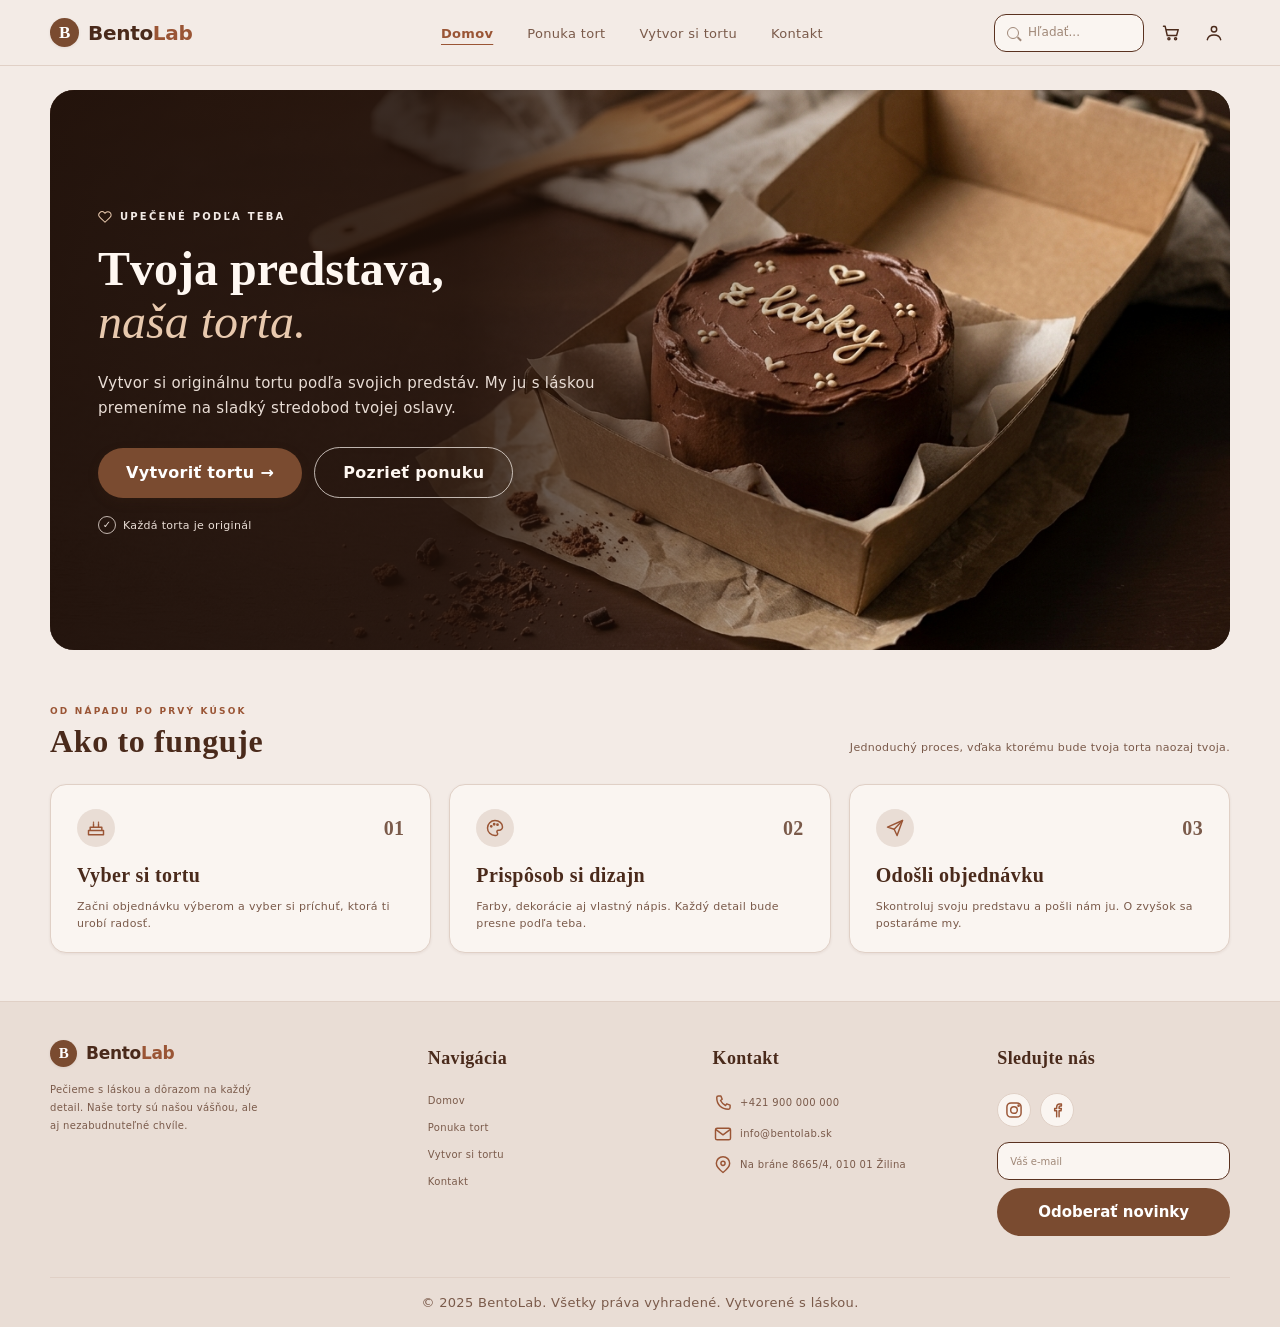
<file: index.html>
<!doctype html>
<html lang="sk">
<head>
  <meta charset="utf-8">
  <meta name="viewport" content="width=device-width, initial-scale=1">
  <title>BentoLab — Domov</title>
  <link rel="icon" type="image/svg+xml" href="img/favicon.svg">
  <link rel="stylesheet" href="styles.css">
</head>
<body>
  <header class="site-header">
    <div class="header-inner">
      <a class="brand" href="index.html" aria-label="BentoLab — Domov">
        <span class="brand-mark">B</span>
        <span class="brand-name"><span>Bento</span><span class="brand-accent">Lab</span></span>
      </a>

      <nav class="main-nav" aria-label="Hlavná navigácia">
        <a class="active" href="index.html" aria-current="page">Domov</a>
        <a href="ponuka.html">Ponuka tort</a>
        <a href="konfigurator.html">Vytvor si tortu</a>
        <a href="kontakt.html">Kontakt</a>
      </nav>

      <div class="header-actions">
        <div class="search-container">
          <form class="search-box" action="ponuka.html" method="get">
            <button class="search-submit" type="submit" aria-label="Hľadať">
              <span class="search-icon" aria-hidden="true"></span>
            </button>
            <input type="search" name="q" placeholder="Hľadať..." aria-label="Hľadať torty a stránky" role="combobox" aria-autocomplete="list" aria-expanded="false" aria-controls="search-results" autocomplete="off">
          </form>
          <div class="search-results" id="search-results" role="listbox" hidden></div>
        </div>
        <button class="icon-button cart-button" type="button" aria-label="Košík" aria-expanded="false" aria-controls="cart-drawer">
          <svg class="cart-icon" aria-hidden="true" viewBox="0 0 24 24" fill="none" xmlns="http://www.w3.org/2000/svg">
            <path d="M3 4h2l2.5 11h11.2l2-7H6.1" />
            <circle cx="9.5" cy="19" r="1.25" />
            <circle cx="17.5" cy="19" r="1.25" />
          </svg>
          <span class="cart-count" hidden></span>
        </button>
        <button class="icon-button account-button" type="button" aria-label="Účet" aria-expanded="false">
          <svg class="account-icon" aria-hidden="true" viewBox="0 0 24 24" fill="none" xmlns="http://www.w3.org/2000/svg">
            <circle cx="12" cy="7.5" r="3.25" />
            <path d="M4 20c.8-3.5 3.7-5.5 8-5.5s7.2 2 8 5.5" />
          </svg>
        </button>
        <button class="icon-button menu-toggle" type="button" aria-label="Otvoriť menu" aria-expanded="false" aria-controls="menu">
          <svg class="menu-icon" aria-hidden="true" viewBox="0 0 24 24" fill="none" xmlns="http://www.w3.org/2000/svg">
            <path class="menu-icon-open" d="M4 6h16M4 12h16M4 18h16" />
            <path class="menu-icon-close" d="m6 6 12 12M18 6 6 18" />
          </svg>
        </button>
      </div>
    </div>
    <nav class="mobile-nav" id="menu" aria-label="Mobilná navigácia" hidden>
      <a class="active" href="index.html" aria-current="page">Domov</a>
      <a href="ponuka.html">Ponuka tort</a>
      <a href="konfigurator.html">Vytvor si tortu</a>
      <a href="kontakt.html">Kontakt</a>
    </nav>
  </header>

  <main>
    <section class="hero" aria-labelledby="hero-title">
      <img class="hero-image" src="img/hero-torta.png" alt="Čokoládová bento torta s nápisom z lásky v kartónovej krabičke">
      <div class="hero-inner">
        <div class="hero-copy">
          <p class="eyebrow">
            <svg class="badge-icon" viewBox="0 0 24 24" width="14" height="14" fill="none" stroke="currentColor" stroke-width="1.75" stroke-linecap="round" stroke-linejoin="round" aria-hidden="true">
              <path d="M20.8 4.6a5.5 5.5 0 0 0-7.8 0L12 5.7l-1.1-1.1a5.5 5.5 0 0 0-7.8 7.8l1.1 1.1L12 21l7.8-7.5 1.1-1.1a5.5 5.5 0 0 0-.1-7.8Z" />
            </svg>
            <span class="eyebrow-label">UPEČENÉ PODĽA TEBA</span>
          </p>
          <h1 id="hero-title"><span>Tvoja predstava,</span><em>naša torta.</em></h1>
          <p class="hero-description">
            Vytvor si originálnu tortu podľa svojich predstáv. My ju s láskou
            premeníme na sladký stredobod tvojej oslavy.
          </p>
          <div class="hero-actions">
            <a class="button button-primary" href="konfigurator.html">Vytvoriť tortu &rarr;</a>
            <a class="button button-secondary" href="ponuka.html">Pozrieť ponuku</a>
          </div>
          <p class="availability"><span aria-hidden="true">✓</span> Každá torta je originál</p>
        </div>
      </div>
    </section>

    <section class="how-it-works" aria-labelledby="how-title">
      <div class="section-heading">
        <div>
          <p class="eyebrow">OD NÁPADU PO PRVÝ KÚSOK</p>
          <h2 id="how-title">Ako to funguje</h2>
        </div>
        <p>Jednoduchý proces, vďaka ktorému bude tvoja torta naozaj tvoja.</p>
      </div>

      <div class="steps-grid">
        <article class="step-card">
          <div class="step-card-top">
            <span class="step-icon">
              <svg class="ui-icon" viewBox="0 0 24 24" fill="none" stroke="currentColor" stroke-width="1.75" stroke-linecap="round" stroke-linejoin="round" aria-hidden="true">
                <path d="M5 11h14v4H5zM3 15h18v5H3zM9 7v4m6-4v4M9 5v.01m6-.01v.01" />
              </svg>
            </span>
            <span class="step-number">01</span>
          </div>
          <h3>Vyber si tortu</h3>
          <p>Začni objednávku výberom a vyber si príchuť, ktorá ti urobí radosť.</p>
        </article>

        <article class="step-card">
          <div class="step-card-top">
            <span class="step-icon">
              <svg class="ui-icon" viewBox="0 0 24 24" fill="none" stroke="currentColor" stroke-width="1.75" stroke-linecap="round" stroke-linejoin="round" aria-hidden="true">
                <path d="M12 3a9 9 0 1 0 0 18h1.2a2 2 0 0 0 1.5-3.3 1.8 1.8 0 0 1 1.4-3h.9A4 4 0 0 0 21 10.7C21 6.5 17 3 12 3Z" />
                <circle cx="7.5" cy="10" r=".8" />
                <circle cx="11" cy="7.5" r=".8" />
                <circle cx="15" cy="8" r=".8" />
              </svg>
            </span>
            <span class="step-number">02</span>
          </div>
          <h3>Prispôsob si dizajn</h3>
          <p>Farby, dekorácie aj vlastný nápis. Každý detail bude presne podľa teba.</p>
        </article>

        <article class="step-card">
          <div class="step-card-top">
            <span class="step-icon">
              <svg class="ui-icon" viewBox="0 0 24 24" fill="none" stroke="currentColor" stroke-width="1.75" stroke-linecap="round" stroke-linejoin="round" aria-hidden="true">
                <path d="m3 11 18-8-6.5 18-3.5-7.5L3 11Z" />
                <path d="M11 13.5 21 3" />
              </svg>
            </span>
            <span class="step-number">03</span>
          </div>
          <h3>Odošli objednávku</h3>
          <p>Skontroluj svoju predstavu a pošli nám ju. O zvyšok sa postaráme my.</p>
        </article>
      </div>
    </section>
  </main>

  <footer class="site-footer">
    <div class="footer-inner">
      <div class="footer-brand">
        <a class="brand" href="index.html" aria-label="BentoLab — Domov">
          <span class="brand-mark">B</span>
          <span class="brand-name"><span>Bento</span><span class="brand-accent">Lab</span></span>
        </a>
        <p>
          Pečieme s láskou a dôrazom na každý detail. Naše torty sú našou vášňou,
          ale aj nezabudnuteľné chvíle.
        </p>
      </div>

      <div class="footer-column">
        <h2>Navigácia</h2>
        <a href="index.html">Domov</a>
        <a href="ponuka.html">Ponuka tort</a>
        <a href="konfigurator.html">Vytvor si tortu</a>
        <a href="kontakt.html">Kontakt</a>
      </div>

      <div class="footer-column footer-contact">
        <h2>Kontakt</h2>
        <p>
          <svg class="ui-icon" viewBox="0 0 24 24" fill="none" stroke="currentColor" stroke-width="1.75" stroke-linecap="round" stroke-linejoin="round" aria-hidden="true">
            <path d="M6.5 3.5h3l1.5 4-2 1.5a15 15 0 0 0 6 6l1.5-2 4 1.5v3c0 1.1-.9 2-2 2C10 19.5 4.5 14 4.5 5.5c0-1.1.9-2 2-2Z" />
          </svg>
          +421 900 000 000
        </p>
        <p>
          <svg class="ui-icon" viewBox="0 0 24 24" fill="none" stroke="currentColor" stroke-width="1.75" stroke-linecap="round" stroke-linejoin="round" aria-hidden="true">
            <rect x="3" y="5" width="18" height="14" rx="2" />
            <path d="m4 7 8 6 8-6" />
          </svg>
          info@bentolab.sk
        </p>
        <p>
          <svg class="ui-icon" viewBox="0 0 24 24" fill="none" stroke="currentColor" stroke-width="1.75" stroke-linecap="round" stroke-linejoin="round" aria-hidden="true">
            <path d="M20 10c0 5-8 11-8 11S4 15 4 10a8 8 0 1 1 16 0Z" />
            <circle cx="12" cy="10" r="2.5" />
          </svg>
          Na bráne 8665/4, 010 01 Žilina
        </p>
      </div>

      <div class="footer-column footer-social">
        <h2>Sledujte nás</h2>
        <div class="social-links">
          <a href="#" aria-label="Instagram">
            <svg class="ui-icon" viewBox="0 0 24 24" fill="none" stroke="currentColor" stroke-width="1.75" stroke-linecap="round" stroke-linejoin="round" aria-hidden="true">
              <rect x="3.5" y="3.5" width="17" height="17" rx="5" />
              <circle cx="12" cy="12" r="4" />
              <circle cx="17.5" cy="6.8" r=".7" />
            </svg>
          </a>
          <a href="#" aria-label="Facebook">
            <svg class="ui-icon" viewBox="0 0 24 24" fill="none" stroke="currentColor" stroke-width="1.75" stroke-linecap="round" stroke-linejoin="round" aria-hidden="true">
              <path d="M14.5 20v-7h2.3l.4-2.7h-2.7V8.6c0-.8.3-1.3 1.4-1.3h1.4V4.9c-.7-.1-1.4-.2-2.1-.2-2.1 0-3.6 1.3-3.6 3.7v1.9H9.2V13h2.4v7" />
            </svg>
          </a>
        </div>
        <form class="newsletter" action="#" method="post">
          <label class="sr-only" for="newsletter-email">E-mail</label>
          <input id="newsletter-email" type="email" placeholder="Váš e-mail">
          <button type="submit">Odoberať novinky</button>
        </form>
      </div>
    </div>
    <p class="copyright">© 2025 BentoLab. Všetky práva vyhradené. Vytvorené s láskou.</p>
  </footer>

  <script src="script.js"></script>
  <script src="search.js"></script>
  <script src="cart.js"></script>
  <script src="account.js"></script>
</body>
</html>
</file>
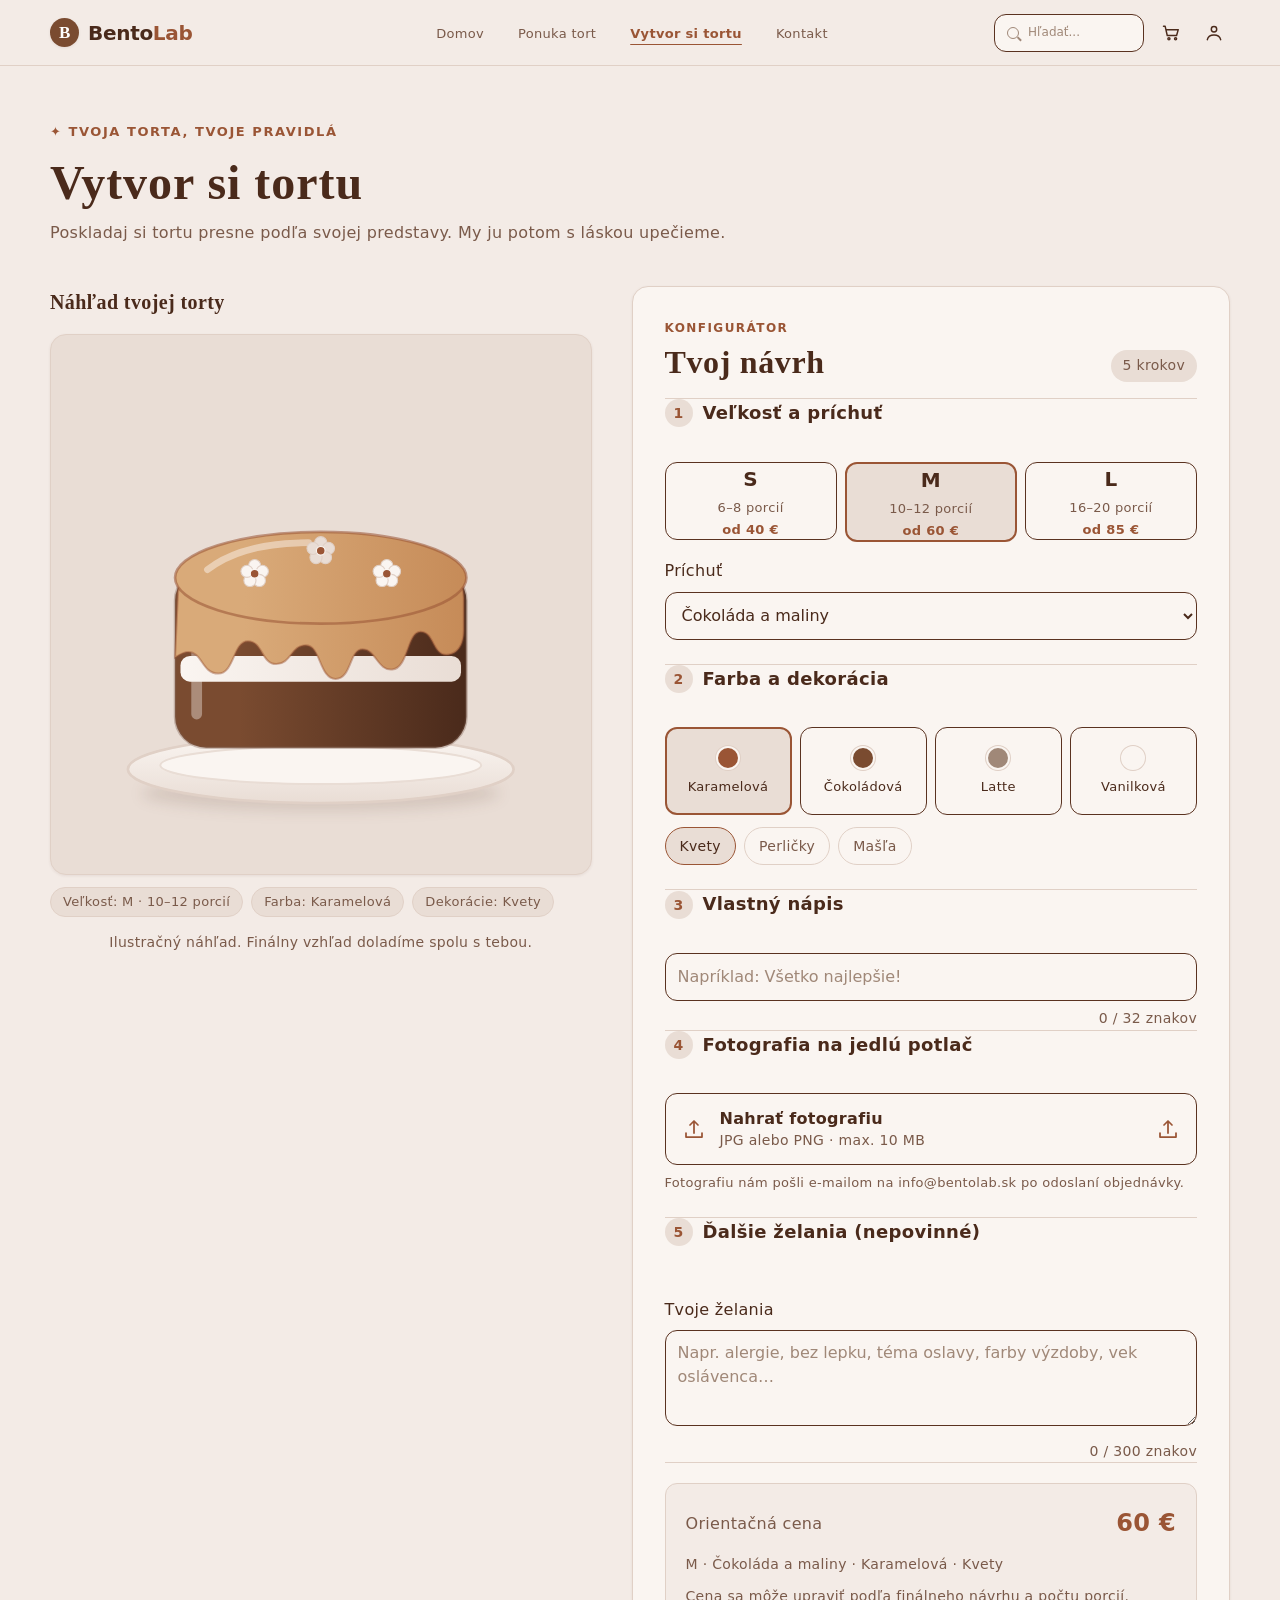
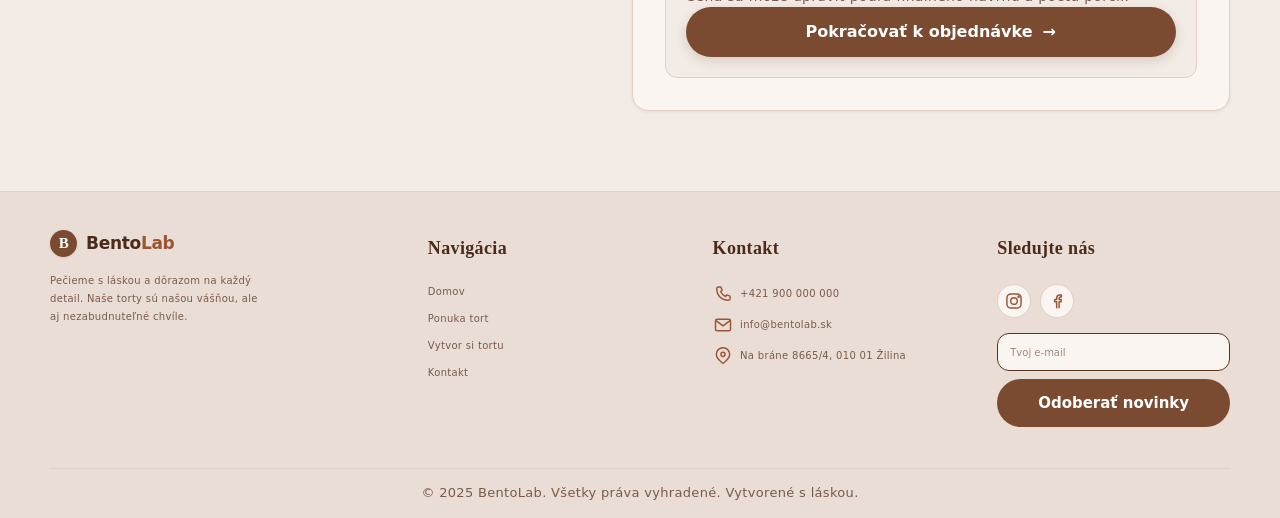
<file: konfigurator.html>
<!doctype html>
<html lang="sk">
<head>
  <meta charset="utf-8">
  <meta name="viewport" content="width=device-width, initial-scale=1">
  <title>BentoLab — Vytvor si tortu</title>
  <link rel="icon" type="image/svg+xml" href="img/favicon.svg">
  <link rel="stylesheet" href="styles.css">
</head>
<body>
  <header class="site-header">
    <div class="header-inner">
      <a class="brand" href="index.html" aria-label="BentoLab — Domov">
        <span class="brand-mark">B</span>
        <span class="brand-name"><span>Bento</span><span class="brand-accent">Lab</span></span>
      </a>

      <nav class="main-nav" aria-label="Hlavná navigácia">
        <a href="index.html">Domov</a>
        <a href="ponuka.html">Ponuka tort</a>
        <a class="active" href="konfigurator.html" aria-current="page">Vytvor si tortu</a>
        <a href="kontakt.html">Kontakt</a>
      </nav>

      <div class="header-actions">
        <div class="search-container">
          <form class="search-box" action="ponuka.html" method="get">
            <button class="search-submit" type="submit" aria-label="Hľadať">
              <span class="search-icon" aria-hidden="true"></span>
            </button>
            <input type="search" name="q" placeholder="Hľadať..." aria-label="Hľadať torty a stránky" role="combobox" aria-autocomplete="list" aria-expanded="false" aria-controls="search-results" autocomplete="off">
          </form>
          <div class="search-results" id="search-results" role="listbox" hidden></div>
        </div>
        <button class="icon-button cart-button" type="button" aria-label="Košík" aria-expanded="false" aria-controls="cart-drawer">
          <svg class="cart-icon" aria-hidden="true" viewBox="0 0 24 24" fill="none" xmlns="http://www.w3.org/2000/svg">
            <path d="M3 4h2l2.5 11h11.2l2-7H6.1" />
            <circle cx="9.5" cy="19" r="1.25" />
            <circle cx="17.5" cy="19" r="1.25" />
          </svg>
          <span class="cart-count" hidden></span>
        </button>
        <button class="icon-button account-button" type="button" aria-label="Účet" aria-expanded="false">
          <svg class="account-icon" aria-hidden="true" viewBox="0 0 24 24" fill="none" xmlns="http://www.w3.org/2000/svg">
            <circle cx="12" cy="7.5" r="3.25" />
            <path d="M4 20c.8-3.5 3.7-5.5 8-5.5s7.2 2 8 5.5" />
          </svg>
        </button>
        <button class="icon-button menu-toggle" type="button" aria-label="Otvoriť menu" aria-expanded="false" aria-controls="menu">
          <svg class="menu-icon" aria-hidden="true" viewBox="0 0 24 24" fill="none" xmlns="http://www.w3.org/2000/svg">
            <path class="menu-icon-open" d="M4 6h16M4 12h16M4 18h16" />
            <path class="menu-icon-close" d="m6 6 12 12M18 6 6 18" />
          </svg>
        </button>
      </div>
    </div>
    <nav class="mobile-nav" id="menu" aria-label="Mobilná navigácia" hidden>
      <a href="index.html">Domov</a>
      <a href="ponuka.html">Ponuka tort</a>
      <a class="active" href="konfigurator.html" aria-current="page">Vytvor si tortu</a>
      <a href="kontakt.html">Kontakt</a>
    </nav>
  </header>

  <main>
    <section class="builder-page" aria-labelledby="builder-title">
      <header class="builder-heading">
        <p class="eyebrow"><span aria-hidden="true">✦</span> TVOJA TORTA, TVOJE PRAVIDLÁ</p>
        <h1 id="builder-title">Vytvor si tortu</h1>
        <p>Poskladaj si tortu presne podľa svojej predstavy. My ju potom s láskou upečieme.</p>
      </header>

      <div class="builder-layout">
        <figure class="cake-preview">
          <h2 class="preview-heading">Náhľad tvojej torty</h2>
          <div class="cake-preview-panel">
            <svg class="cake-illustration" id="cake-illustration" data-size="M" data-cream="Karamelová" data-flavor="Čokoláda a maliny" viewBox="0 0 400 400" role="img" aria-label="Ilustrácia torty veľkosti M s krémom Karamelová a príchuťou Čokoláda a maliny">
              <defs>
                <linearGradient id="plate-gradient" x1="0" y1="0" x2="0" y2="1">
                  <stop offset="0" stop-color="#FAF5F1"/>
                  <stop offset="1" stop-color="#E9DDD5"/>
                </linearGradient>
                <radialGradient id="cake-pearl-gradient" cx="30%" cy="25%">
                  <stop offset="0" stop-color="#FFFFFF"/>
                  <stop offset="1" stop-color="#E9DDD5"/>
                </radialGradient>
                <linearGradient id="cake-sponge-gradient" x1="0" y1="0" x2="1" y2="0">
                  <stop offset="0" stop-color="var(--sponge-light)"/>
                  <stop offset="0.22" stop-color="var(--sponge-light)"/>
                  <stop offset="1" stop-color="var(--sponge-dark)"/>
                </linearGradient>
                <linearGradient id="cake-filling-gradient" x1="0" y1="0" x2="1" y2="0">
                  <stop offset="0" stop-color="var(--filling-light)"/>
                  <stop offset="1" stop-color="var(--filling-dark)"/>
                </linearGradient>
                <linearGradient id="cake-cream-gradient" x1="0" y1="0" x2="1" y2="0">
                  <stop offset="0" stop-color="var(--cream-light)"/>
                  <stop offset="0.24" stop-color="var(--cream-light)"/>
                  <stop offset="1" stop-color="var(--cream-base)"/>
                </linearGradient>
              </defs>
              <ellipse class="plate-shadow" cx="200" cy="340" rx="133" ry="13" fill="rgba(74, 42, 27, 0.12)"/>
              <ellipse class="cake-plate" cx="200" cy="322" rx="143" ry="25" fill="url(#plate-gradient)" stroke="#E0D0C6" stroke-width="2"/>
              <ellipse cx="200" cy="319" rx="119" ry="14" fill="#FAF5F1" stroke="#E9DDD5" stroke-width="1.5"/>
              <g class="cake-art" data-size="M">
                <rect class="cake-sponge" x="92" y="174" width="216" height="132" rx="23" fill="url(#cake-sponge-gradient)" stroke="#7A5A4A" stroke-opacity="0.35" stroke-width="2"/>
                <path class="cake-sponge-highlight" d="M108 190v91" fill="none" stroke="#FAF5F1" stroke-opacity="0.38" stroke-width="8" stroke-linecap="round"/>
                <rect x="96" y="238" width="208" height="19" rx="7" fill="url(#cake-filling-gradient)"/>
                <path class="cake-cream-side" d="M94 194c0-14 10-23 23-23h166c14 0 23 10 23 24v24c0 11-5 18-13 18-10 0-9-17-19-17s-9 27-21 28c-11 1-12-15-22-15s-8 22-20 22-11-25-22-25-11 14-22 14-10-17-21-17-10 24-22 24-12-16-22-16c-4 0-7 2-10 4z" fill="url(#cake-cream-gradient)" stroke="var(--cream-dark)" stroke-opacity="0.45" stroke-width="1.5"/>
                <ellipse class="cake-cream-top" cx="200" cy="180" rx="108" ry="34" fill="url(#cake-cream-gradient)" stroke="var(--cream-dark)" stroke-opacity="0.55" stroke-width="2"/>
                <path d="M116 174c18-14 43-20 75-20" fill="none" stroke="#FAF5F1" stroke-opacity="0.48" stroke-width="5" stroke-linecap="round"/>

                <g class="cake-decoration cake-flowers" aria-hidden="true">
                  <g class="cake-flower" transform="translate(151 177)">
                    <circle class="flower-petal" cx="0" cy="-6" r="4.5"/>
                    <circle class="flower-petal" cx="5.7" cy="-1.8" r="4.5"/>
                    <circle class="flower-petal" cx="3.5" cy="5" r="4.5"/>
                    <circle class="flower-petal" cx="-3.5" cy="5" r="4.5"/>
                    <circle class="flower-petal" cx="-5.7" cy="-1.8" r="4.5"/>
                    <circle class="flower-center" r="3.2"/>
                  </g>
                  <g class="cake-flower" transform="translate(200 160)">
                    <circle class="flower-petal" cx="0" cy="-6" r="4.5"/>
                    <circle class="flower-petal" cx="5.7" cy="-1.8" r="4.5"/>
                    <circle class="flower-petal" cx="3.5" cy="5" r="4.5"/>
                    <circle class="flower-petal" cx="-3.5" cy="5" r="4.5"/>
                    <circle class="flower-petal" cx="-5.7" cy="-1.8" r="4.5"/>
                    <circle class="flower-center" r="3.2"/>
                  </g>
                  <g class="cake-flower" transform="translate(249 177)">
                    <circle class="flower-petal" cx="0" cy="-6" r="4.5"/>
                    <circle class="flower-petal" cx="5.7" cy="-1.8" r="4.5"/>
                    <circle class="flower-petal" cx="3.5" cy="5" r="4.5"/>
                    <circle class="flower-petal" cx="-3.5" cy="5" r="4.5"/>
                    <circle class="flower-petal" cx="-5.7" cy="-1.8" r="4.5"/>
                    <circle class="flower-center" r="3.2"/>
                  </g>
                </g>

                <g class="cake-decoration cake-pearls" aria-hidden="true">
                  <g class="pearl-row">
                    <circle class="cake-pearl" cx="111" cy="240" r="4.5"/><circle class="pearl-glint" cx="109.5" cy="238.5" r="1.3"/>
                    <circle class="cake-pearl" cx="131" cy="240" r="4.5"/><circle class="pearl-glint" cx="129.5" cy="238.5" r="1.3"/>
                    <circle class="cake-pearl" cx="151" cy="240" r="4.5"/><circle class="pearl-glint" cx="149.5" cy="238.5" r="1.3"/>
                    <circle class="cake-pearl" cx="171" cy="240" r="4.5"/><circle class="pearl-glint" cx="169.5" cy="238.5" r="1.3"/>
                    <circle class="cake-pearl" cx="191" cy="240" r="4.5"/><circle class="pearl-glint" cx="189.5" cy="238.5" r="1.3"/>
                    <circle class="cake-pearl" cx="211" cy="240" r="4.5"/><circle class="pearl-glint" cx="209.5" cy="238.5" r="1.3"/>
                    <circle class="cake-pearl" cx="231" cy="240" r="4.5"/><circle class="pearl-glint" cx="229.5" cy="238.5" r="1.3"/>
                    <circle class="cake-pearl" cx="251" cy="240" r="4.5"/><circle class="pearl-glint" cx="249.5" cy="238.5" r="1.3"/>
                    <circle class="cake-pearl" cx="271" cy="240" r="4.5"/><circle class="pearl-glint" cx="269.5" cy="238.5" r="1.3"/>
                    <circle class="cake-pearl" cx="291" cy="240" r="4.5"/><circle class="pearl-glint" cx="289.5" cy="238.5" r="1.3"/>
                  </g>
                  <g class="pearl-row">
                    <circle class="cake-pearl" cx="111" cy="301" r="4.5"/><circle class="pearl-glint" cx="109.5" cy="299.5" r="1.3"/>
                    <circle class="cake-pearl" cx="131" cy="301" r="4.5"/><circle class="pearl-glint" cx="129.5" cy="299.5" r="1.3"/>
                    <circle class="cake-pearl" cx="151" cy="301" r="4.5"/><circle class="pearl-glint" cx="149.5" cy="299.5" r="1.3"/>
                    <circle class="cake-pearl" cx="171" cy="301" r="4.5"/><circle class="pearl-glint" cx="169.5" cy="299.5" r="1.3"/>
                    <circle class="cake-pearl" cx="191" cy="301" r="4.5"/><circle class="pearl-glint" cx="189.5" cy="299.5" r="1.3"/>
                    <circle class="cake-pearl" cx="211" cy="301" r="4.5"/><circle class="pearl-glint" cx="209.5" cy="299.5" r="1.3"/>
                    <circle class="cake-pearl" cx="231" cy="301" r="4.5"/><circle class="pearl-glint" cx="229.5" cy="299.5" r="1.3"/>
                    <circle class="cake-pearl" cx="251" cy="301" r="4.5"/><circle class="pearl-glint" cx="249.5" cy="299.5" r="1.3"/>
                    <circle class="cake-pearl" cx="271" cy="301" r="4.5"/><circle class="pearl-glint" cx="269.5" cy="299.5" r="1.3"/>
                    <circle class="cake-pearl" cx="291" cy="301" r="4.5"/><circle class="pearl-glint" cx="289.5" cy="299.5" r="1.3"/>
                  </g>
                </g>

                <g transform="translate(270 219)">
                  <g class="cake-decoration cake-bow" aria-hidden="true">
                    <path d="M0 1C-11-12-29-12-28-2c1 10 16 15 28 8Z" fill="#9A5535" stroke="#7A4B30" stroke-width="1.5"/>
                    <path d="M1 1C12-12 30-12 29-2c-1 10-16 15-28 8Z" fill="#9A5535" stroke="#7A4B30" stroke-width="1.5"/>
                    <path d="m-4 5-9 20 10-4 5 8 3-22m-1-2 10 20-10-4-5 8-2-22" fill="#7A4B30" stroke="#5A3220" stroke-linejoin="round" stroke-width="1.5"/>
                    <ellipse cx="0" cy="2" rx="6" ry="5" fill="#9A5535" stroke="#7A4B30" stroke-width="1.5"/>
                    <path d="M-20-4c4 0 8 2 11 5m27-5c-4 0-8 2-11 5" fill="none" stroke="#FAF5F1" stroke-opacity="0.55" stroke-width="1.5" stroke-linecap="round"/>
                  </g>
                </g>

                <g class="cake-inscription-board" aria-hidden="true">
                  <rect x="100" y="258" width="200" height="34" rx="12" fill="#FAF5F1" stroke="#9A5535" stroke-width="2"/>
                  <text class="cake-inscription-text" id="cake-inscription-text" x="200" y="275" text-anchor="middle" dominant-baseline="middle" fill="#4A2A1B" font-family="Georgia, serif" font-size="16"></text>
                </g>
              </g>
            </svg>
          </div>
          <div class="preview-chips" aria-label="Aktuálny výber torty">
            <span class="preview-chip" id="preview-size-chip">Veľkosť: M · 10–12 porcií</span>
            <span class="preview-chip" id="preview-color-chip">Farba: Karamelová</span>
            <span class="preview-chip" id="preview-decoration-chip">Dekorácie: Kvety</span>
          </div>
          <figcaption>Ilustračný náhľad. Finálny vzhľad doladíme spolu s tebou.</figcaption>
        </figure>

        <section class="config-card" aria-labelledby="config-title">
          <div class="config-card-heading">
            <div>
              <p class="eyebrow">KONFIGURÁTOR</p>
              <h2 id="config-title">Tvoj návrh</h2>
            </div>
            <span class="step-count">5 krokov</span>
          </div>

          <form id="cake-configurator">
            <fieldset class="config-step">
              <legend><span class="step-index">1</span> Veľkosť a príchuť</legend>
              <div class="size-options">
                <label class="size-option">
                  <input class="config-choice" type="radio" name="size" value="S" data-portions="6–8 porcií" data-price="40">
                  <span class="size-option-content"><strong>S</strong><small>6–8 porcií</small><small class="size-option-price">od 40 €</small></span>
                </label>
                <label class="size-option">
                  <input class="config-choice" type="radio" name="size" value="M" data-portions="10–12 porcií" data-price="60" checked>
                  <span class="size-option-content"><strong>M</strong><small>10–12 porcií</small><small class="size-option-price">od 60 €</small></span>
                </label>
                <label class="size-option">
                  <input class="config-choice" type="radio" name="size" value="L" data-portions="16–20 porcií" data-price="85">
                  <span class="size-option-content"><strong>L</strong><small>16–20 porcií</small><small class="size-option-price">od 85 €</small></span>
                </label>
              </div>
              <label class="field-label" for="cake-flavor">Príchuť</label>
              <select class="config-select config-choice" id="cake-flavor" name="flavor">
                <option selected>Čokoláda a maliny</option>
                <option>Vanilkový obláčik</option>
                <option>Pistáciový sen</option>
                <option>Slaný karamel</option>
              </select>
            </fieldset>

            <fieldset class="config-step">
              <legend><span class="step-index">2</span> Farba a dekorácia</legend>
              <div class="color-options">
                <label class="color-option">
                  <input class="config-choice" type="radio" name="color" value="Karamelová" checked>
                  <span class="color-option-content"><span class="color-swatch swatch-caramel"></span><span>Karamelová</span></span>
                </label>
                <label class="color-option">
                  <input class="config-choice" type="radio" name="color" value="Čokoládová">
                  <span class="color-option-content"><span class="color-swatch swatch-chocolate"></span><span>Čokoládová</span></span>
                </label>
                <label class="color-option">
                  <input class="config-choice" type="radio" name="color" value="Latte">
                  <span class="color-option-content"><span class="color-swatch swatch-latte"></span><span>Latte</span></span>
                </label>
                <label class="color-option">
                  <input class="config-choice" type="radio" name="color" value="Vanilková">
                  <span class="color-option-content"><span class="color-swatch swatch-vanilla"></span><span>Vanilková</span></span>
                </label>
              </div>
              <div class="decoration-options">
                <label class="decoration-option">
                  <input class="config-choice" type="checkbox" name="decoration" value="Kvety" checked>
                  <span>Kvety</span>
                </label>
                <label class="decoration-option">
                  <input class="config-choice" type="checkbox" name="decoration" value="Perličky">
                  <span>Perličky</span>
                </label>
                <label class="decoration-option">
                  <input class="config-choice" type="checkbox" name="decoration" value="Mašľa">
                  <span>Mašľa</span>
                </label>
              </div>
            </fieldset>

            <fieldset class="config-step">
              <legend><span class="step-index">3</span> Vlastný nápis</legend>
              <label class="sr-only" for="cake-inscription">Vlastný nápis na torte</label>
              <input class="config-input config-choice" id="cake-inscription" name="inscription" type="text" maxlength="32" placeholder="Napríklad: Všetko najlepšie!">
              <p class="character-count"><span id="characters-written">0</span> / 32 znakov</p>
            </fieldset>

            <fieldset class="config-step">
              <legend><span class="step-index">4</span> Fotografia na jedlú potlač</legend>
              <label class="upload-control" for="cake-photo">
                <svg class="upload-icon" viewBox="0 0 24 24" fill="none" stroke="currentColor" stroke-width="1.75" stroke-linecap="round" stroke-linejoin="round" aria-hidden="true">
                  <path d="M12 16V4m0 0 4 4m-4-4L8 8M4 16v4h16v-4"/>
                </svg>
                <span class="upload-copy"><strong>Nahrať fotografiu</strong><small>JPG alebo PNG · max. 10 MB</small></span>
                <svg class="upload-action" viewBox="0 0 24 24" fill="none" stroke="currentColor" stroke-width="1.75" stroke-linecap="round" stroke-linejoin="round" aria-hidden="true">
                  <path d="M12 16V4m0 0 4 4m-4-4L8 8M4 16v4h16v-4"/>
                </svg>
              </label>
              <input class="sr-only" id="cake-photo" name="photo" type="file" accept="image/jpeg,image/png" aria-describedby="upload-status upload-instructions">
              <div class="upload-preview" id="upload-preview" hidden>
                <img class="upload-preview-image" id="upload-preview-image" alt="">
                <div class="upload-preview-content">
                  <p class="upload-file-info">
                    <span class="upload-file-name" id="upload-file-name"></span>
                    <span aria-hidden="true">·</span>
                    <span class="upload-file-size" id="upload-file-size"></span>
                  </p>
                  <div class="upload-preview-actions">
                    <button class="upload-action-button" id="change-photo" type="button" aria-label="Zmeniť fotografiu">Zmeniť</button>
                    <button class="upload-action-button" id="remove-photo" type="button" aria-label="Odstrániť fotografiu">Odstrániť</button>
                  </div>
                </div>
              </div>
              <p class="upload-status" id="upload-status" aria-live="polite"></p>
              <p class="upload-instructions" id="upload-instructions">Fotografiu nám pošli e-mailom na info@bentolab.sk po odoslaní objednávky.</p>
            </fieldset>

            <fieldset class="config-step">
              <legend><span class="step-index">5</span> Ďalšie želania (nepovinné)</legend>
              <label class="field-label" for="cake-wishes">Tvoje želania</label>
              <textarea class="config-input wishes-input" id="cake-wishes" name="wishes" rows="3" maxlength="300" placeholder="Napr. alergie, bez lepku, téma oslavy, farby výzdoby, vek oslávenca…" aria-describedby="wishes-counter"></textarea>
              <p class="character-count" id="wishes-counter"><span id="wishes-count">0</span> / 300 znakov</p>
            </fieldset>

            <div class="order-summary" aria-live="polite">
              <div class="summary-price"><span>Orientačná cena</span><strong id="estimated-price" data-price="60">60 €</strong></div>
              <p class="summary-details" id="summary-details" aria-live="polite"></p>
              <p class="summary-note">Cena sa môže upraviť podľa finálneho návrhu a počtu porcií.</p>
              <button class="button button-primary order-button" type="button" id="add-config-to-cart">Pokračovať k objednávke <span aria-hidden="true">→</span></button>
            </div>
          </form>
        </section>
      </div>
    </section>
  </main>

  <footer class="site-footer">
    <div class="footer-inner">
      <div class="footer-brand">
        <a class="brand" href="index.html" aria-label="BentoLab — Domov">
          <span class="brand-mark">B</span>
          <span class="brand-name"><span>Bento</span><span class="brand-accent">Lab</span></span>
        </a>
        <p>
          Pečieme s láskou a dôrazom na každý detail. Naše torty sú našou vášňou,
          ale aj nezabudnuteľné chvíle.
        </p>
      </div>

      <div class="footer-column">
        <h2>Navigácia</h2>
        <a href="index.html">Domov</a>
        <a href="ponuka.html">Ponuka tort</a>
        <a href="konfigurator.html" aria-current="page">Vytvor si tortu</a>
        <a href="kontakt.html">Kontakt</a>
      </div>

      <div class="footer-column footer-contact">
        <h2>Kontakt</h2>
        <p>
          <svg class="ui-icon" viewBox="0 0 24 24" fill="none" stroke="currentColor" stroke-width="1.75" stroke-linecap="round" stroke-linejoin="round" aria-hidden="true">
            <path d="M6.5 3.5h3l1.5 4-2 1.5a15 15 0 0 0 6 6l1.5-2 4 1.5v3c0 1.1-.9 2-2 2C10 19.5 4.5 14 4.5 5.5c0-1.1.9-2 2-2Z" />
          </svg>
          +421 900 000 000
        </p>
        <p>
          <svg class="ui-icon" viewBox="0 0 24 24" fill="none" stroke="currentColor" stroke-width="1.75" stroke-linecap="round" stroke-linejoin="round" aria-hidden="true">
            <rect x="3" y="5" width="18" height="14" rx="2" />
            <path d="m4 7 8 6 8-6" />
          </svg>
          info@bentolab.sk
        </p>
        <p>
          <svg class="ui-icon" viewBox="0 0 24 24" fill="none" stroke="currentColor" stroke-width="1.75" stroke-linecap="round" stroke-linejoin="round" aria-hidden="true">
            <path d="M20 10c0 5-8 11-8 11S4 15 4 10a8 8 0 1 1 16 0Z" />
            <circle cx="12" cy="10" r="2.5" />
          </svg>
          Na bráne 8665/4, 010 01 Žilina
        </p>
      </div>

      <div class="footer-column footer-social">
        <h2>Sledujte nás</h2>
        <div class="social-links">
          <a href="#" aria-label="Instagram">
            <svg class="ui-icon" viewBox="0 0 24 24" fill="none" stroke="currentColor" stroke-width="1.75" stroke-linecap="round" stroke-linejoin="round" aria-hidden="true">
              <rect x="3.5" y="3.5" width="17" height="17" rx="5" />
              <circle cx="12" cy="12" r="4" />
              <circle cx="17.5" cy="6.8" r=".7" />
            </svg>
          </a>
          <a href="#" aria-label="Facebook">
            <svg class="ui-icon" viewBox="0 0 24 24" fill="none" stroke="currentColor" stroke-width="1.75" stroke-linecap="round" stroke-linejoin="round" aria-hidden="true">
              <path d="M14.5 20v-7h2.3l.4-2.7h-2.7V8.6c0-.8.3-1.3 1.4-1.3h1.4V4.9c-.7-.1-1.4-.2-2.1-.2-2.1 0-3.6 1.3-3.6 3.7v1.9H9.2V13h2.4v7" />
            </svg>
          </a>
        </div>
        <form class="newsletter" action="#" method="post">
          <label class="sr-only" for="newsletter-email">E-mail</label>
          <input id="newsletter-email" type="email" placeholder="Tvoj e-mail">
          <button type="submit">Odoberať novinky</button>
        </form>
      </div>
    </div>
    <p class="copyright">© 2025 BentoLab. Všetky práva vyhradené. Vytvorené s láskou.</p>
  </footer>

  <script src="script.js"></script>
  <script src="search.js"></script>
  <script src="cart.js"></script>
  <script src="account.js"></script>
  <script src="konfigurator.js"></script>
</body>
</html>
</file>
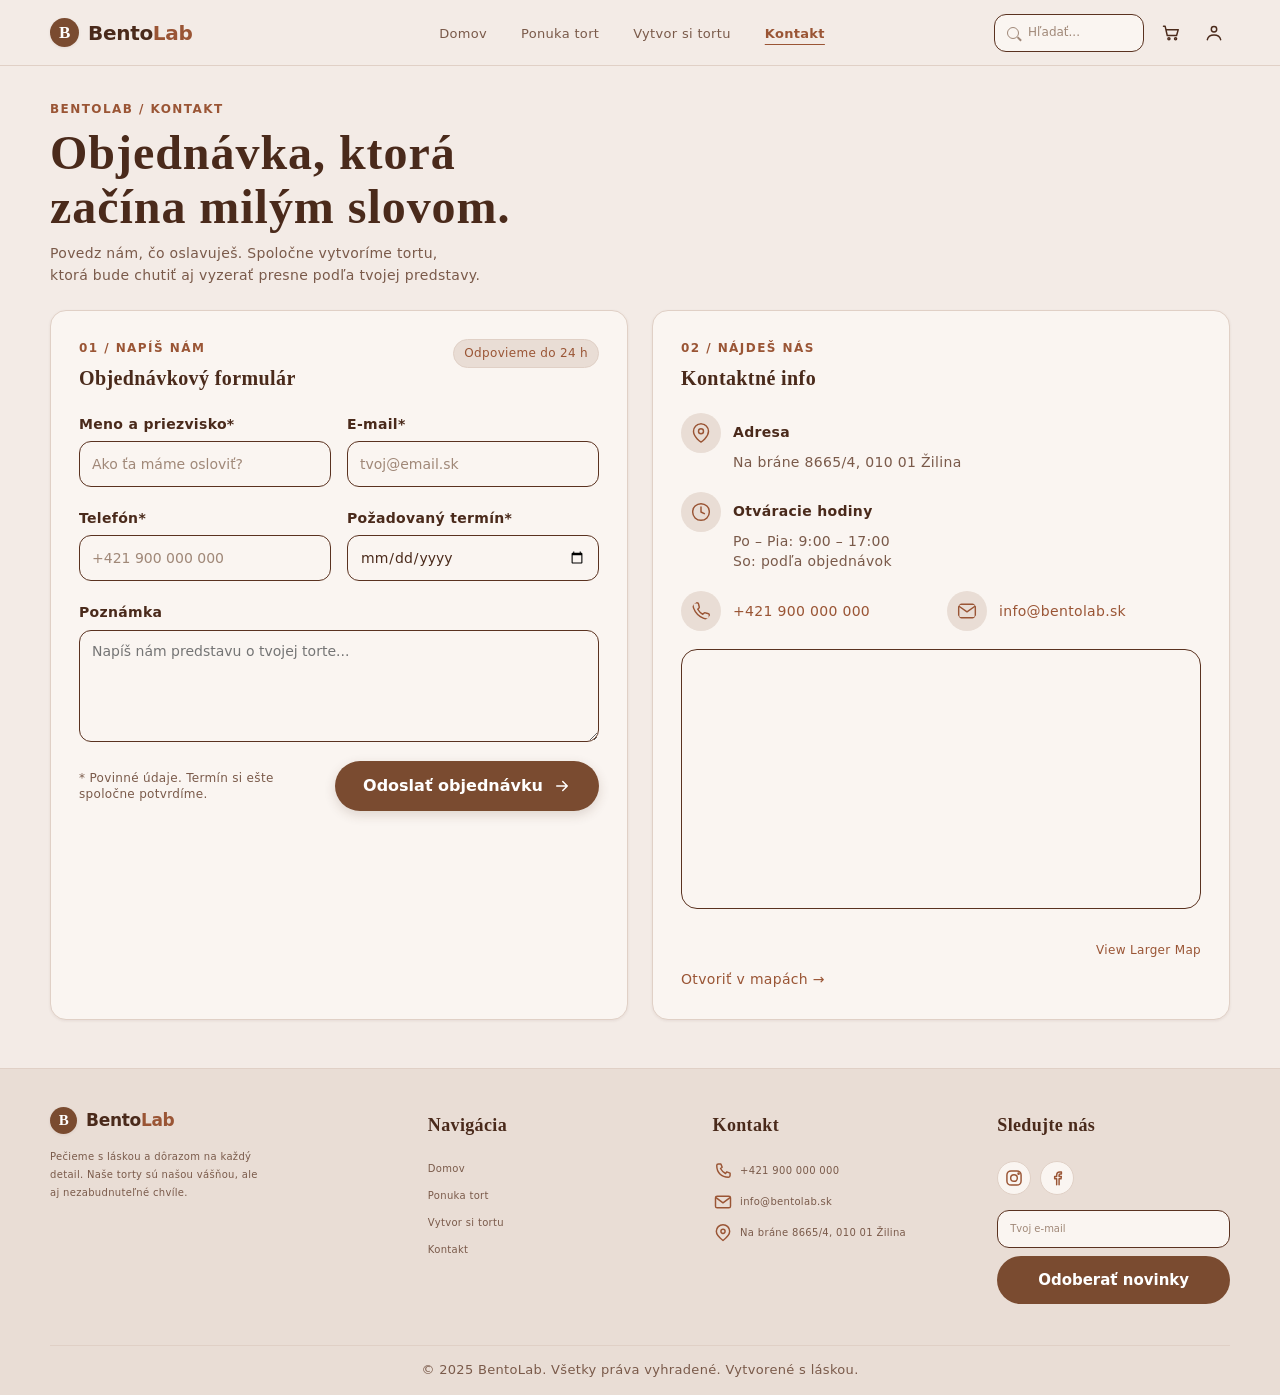
<file: kontakt.html>
<!doctype html>
<html lang="sk">
<head>
  <meta charset="utf-8">
  <meta name="viewport" content="width=device-width, initial-scale=1">
  <title>BentoLab — Kontakt</title>
  <link rel="icon" type="image/svg+xml" href="img/favicon.svg">
  <link rel="stylesheet" href="styles.css">
</head>
<body>
  <header class="site-header">
    <div class="header-inner">
      <a class="brand" href="index.html" aria-label="BentoLab — Domov">
        <span class="brand-mark">B</span>
        <span class="brand-name"><span>Bento</span><span class="brand-accent">Lab</span></span>
      </a>

      <nav class="main-nav" aria-label="Hlavná navigácia">
        <a href="index.html">Domov</a>
        <a href="ponuka.html">Ponuka tort</a>
        <a href="konfigurator.html">Vytvor si tortu</a>
        <a class="active" href="kontakt.html" aria-current="page">Kontakt</a>
      </nav>

      <div class="header-actions">
        <div class="search-container">
          <form class="search-box" action="ponuka.html" method="get">
            <button class="search-submit" type="submit" aria-label="Hľadať">
              <span class="search-icon" aria-hidden="true"></span>
            </button>
            <input type="search" name="q" placeholder="Hľadať..." aria-label="Hľadať torty a stránky" role="combobox" aria-autocomplete="list" aria-expanded="false" aria-controls="search-results" autocomplete="off">
          </form>
          <div class="search-results" id="search-results" role="listbox" hidden></div>
        </div>
        <button class="icon-button cart-button" type="button" aria-label="Košík" aria-expanded="false" aria-controls="cart-drawer">
          <svg class="cart-icon" aria-hidden="true" viewBox="0 0 24 24" fill="none" xmlns="http://www.w3.org/2000/svg">
            <path d="M3 4h2l2.5 11h11.2l2-7H6.1" />
            <circle cx="9.5" cy="19" r="1.25" />
            <circle cx="17.5" cy="19" r="1.25" />
          </svg>
          <span class="cart-count" hidden></span>
        </button>
        <button class="icon-button account-button" type="button" aria-label="Účet" aria-expanded="false">
          <svg class="account-icon" aria-hidden="true" viewBox="0 0 24 24" fill="none" xmlns="http://www.w3.org/2000/svg">
            <circle cx="12" cy="7.5" r="3.25" />
            <path d="M4 20c.8-3.5 3.7-5.5 8-5.5s7.2 2 8 5.5" />
          </svg>
        </button>
        <button class="icon-button menu-toggle" type="button" aria-label="Otvoriť menu" aria-expanded="false" aria-controls="menu">
          <svg class="menu-icon" aria-hidden="true" viewBox="0 0 24 24" fill="none" xmlns="http://www.w3.org/2000/svg">
            <path class="menu-icon-open" d="M4 6h16M4 12h16M4 18h16" />
            <path class="menu-icon-close" d="m6 6 12 12M18 6 6 18" />
          </svg>
        </button>
      </div>
    </div>
    <nav class="mobile-nav" id="menu" aria-label="Mobilná navigácia" hidden>
      <a href="index.html">Domov</a>
      <a href="ponuka.html">Ponuka tort</a>
      <a href="konfigurator.html">Vytvor si tortu</a>
      <a class="active" href="kontakt.html" aria-current="page">Kontakt</a>
    </nav>
  </header>

  <main class="contact-page">
    <section class="contact-heading" aria-labelledby="contact-title">
      <p class="eyebrow">BENTOLAB / KONTAKT</p>
      <h1 id="contact-title">Objednávka, ktorá<br>začína milým slovom.</h1>
      <p class="contact-intro">Povedz nám, čo oslavuješ. Spoločne vytvoríme tortu, ktorá bude chutiť aj vyzerať presne podľa tvojej predstavy.</p>
    </section>

    <div class="contact-layout">
      <section class="contact-card order-card" aria-labelledby="order-form-title">
        <div class="contact-card-heading">
          <div>
            <p class="eyebrow">01 / NAPÍŠ NÁM</p>
            <h2 id="order-form-title">Objednávkový formulár</h2>
          </div>
          <span class="response-time">Odpovieme do 24 h</span>
        </div>

        <form id="formular" novalidate>
          <div class="form-grid">
            <div class="form-field">
              <label for="meno-priezvisko">Meno a priezvisko*</label>
              <input id="meno-priezvisko" name="name" type="text" placeholder="Ako ťa máme osloviť?" autocomplete="name" aria-describedby="meno-priezvisko-error">
              <p class="field-error" id="meno-priezvisko-error" aria-live="polite"></p>
            </div>
            <div class="form-field">
              <label for="email">E-mail*</label>
              <input id="email" name="email" type="email" placeholder="tvoj@email.sk" autocomplete="email" aria-describedby="email-error">
              <p class="field-error" id="email-error" aria-live="polite"></p>
            </div>
            <div class="form-field">
              <label for="telefon">Telefón*</label>
              <input id="telefon" name="phone" type="tel" placeholder="+421 900 000 000" autocomplete="tel" aria-describedby="telefon-error">
              <p class="field-error" id="telefon-error" aria-live="polite"></p>
            </div>
            <div class="form-field">
              <label for="termin">Požadovaný termín*</label>
              <input id="termin" name="date" type="date" aria-describedby="termin-error">
              <p class="field-error" id="termin-error" aria-live="polite"></p>
            </div>
          </div>

          <div class="form-field note-field">
            <label for="poznamka">Poznámka</label>
            <textarea id="poznamka" name="note" rows="5" placeholder="Napíš nám predstavu o tvojej torte..."></textarea>
          </div>

          <div class="form-submit-row">
            <p class="required-note">* Povinné údaje. Termín si ešte spoločne potvrdíme.</p>
            <button class="button button-primary" type="submit">Odoslať objednávku <svg viewBox="0 0 24 24" fill="none" stroke="currentColor" stroke-width="2" stroke-linecap="round" stroke-linejoin="round" aria-hidden="true"><path d="M5 12h14M13 6l6 6-6 6"/></svg></button>
          </div>
          <p class="form-success" id="form-success" role="status" aria-live="polite"></p>
        </form>
      </section>

      <section class="contact-card info-card" aria-labelledby="contact-info-title">
        <div class="contact-card-heading">
          <div>
            <p class="eyebrow">02 / NÁJDEŠ NÁS</p>
            <h2 id="contact-info-title">Kontaktné info</h2>
          </div>
        </div>

        <div class="contact-details">
          <div class="contact-detail">
            <svg class="contact-icon" viewBox="0 0 24 24" fill="none" stroke="currentColor" stroke-width="1.75" stroke-linecap="round" stroke-linejoin="round" aria-hidden="true">
              <path d="M21 10c0 7-9 13-9 13s-9-6-9-13a9 9 0 0 1 18 0z"/>
              <circle cx="12" cy="10" r="3"/>
            </svg>
            <div>
              <strong>Adresa</strong>
              <p>Na bráne 8665/4, 010 01 Žilina</p>
            </div>
          </div>
          <div class="contact-detail">
            <svg class="contact-icon" viewBox="0 0 24 24" fill="none" stroke="currentColor" stroke-width="1.75" stroke-linecap="round" stroke-linejoin="round" aria-hidden="true">
              <circle cx="12" cy="12" r="10"/>
              <polyline points="12 6 12 12 16 14"/>
            </svg>
            <div>
              <strong>Otváracie hodiny</strong>
              <p>Po – Pia: 9:00 – 17:00<br>So: podľa objednávok</p>
            </div>
          </div>
          <div class="contact-links">
            <a class="contact-detail contact-detail-link" href="tel:+421900000000">
              <svg class="contact-icon" viewBox="0 0 24 24" fill="none" stroke="currentColor" stroke-width="1.75" stroke-linecap="round" stroke-linejoin="round" aria-hidden="true">
                <path d="M22 16.92v3a2 2 0 0 1-2.18 2 19.79 19.79 0 0 1-8.63-3.07 19.5 19.5 0 0 1-6-6 19.79 19.79 0 0 1-3.07-8.67A2 2 0 0 1 4.11 2h3a2 2 0 0 1 2 1.72 12.84 12.84 0 0 0 .7 2.81 2 2 0 0 1-.45 2.11L8.09 9.91a16 16 0 0 0 6 6l1.27-1.27a2 2 0 0 1 2.11-.45 12.84 12.84 0 0 0 2.81.7A2 2 0 0 1 22 16.92z"/>
              </svg>
              <span>+421 900 000 000</span>
            </a>
            <a class="contact-detail contact-detail-link" href="mailto:info@bentolab.sk">
              <svg class="contact-icon" viewBox="0 0 24 24" fill="none" stroke="currentColor" stroke-width="1.75" stroke-linecap="round" stroke-linejoin="round" aria-hidden="true">
                <path d="M4 4h16c1.1 0 2 .9 2 2v12c0 1.1-.9 2-2 2H4c-1.1 0-2-.9-2-2V6c0-1.1.9-2 2-2z"/>
                <polyline points="22,6 12,13 2,6"/>
              </svg>
              <span>info@bentolab.sk</span>
            </a>
          </div>
        </div>

        <div class="map-container">
          <iframe class="contact-map" width="100%" height="100%" src="https://www.openstreetmap.org/export/embed?bbox=18.7396314740181%2C49.221552933403665%2C18.741455376148227%2C49.22256198681749&amp;layer=mapnik" loading="lazy" title="Mapa: Na bráne 8665/4, 010 01 Žilina" referrerpolicy="no-referrer-when-downgrade"></iframe><br/><small><a href="https://www.openstreetmap.org/#map=19/49.222057/18.740543">View Larger Map</a></small>
          <a class="map-link" href="https://www.openstreetmap.org/#map=19/49.222057/18.740543" target="_blank" rel="noopener">Otvoriť v mapách →</a>
        </div>
      </section>
    </div>
  </main>

  <footer class="site-footer">
    <div class="footer-inner">
      <div class="footer-brand">
        <a class="brand" href="index.html" aria-label="BentoLab — Domov">
          <span class="brand-mark">B</span>
          <span class="brand-name"><span>Bento</span><span class="brand-accent">Lab</span></span>
        </a>
        <p>Pečieme s láskou a dôrazom na každý detail. Naše torty sú našou vášňou, ale aj nezabudnuteľné chvíle.</p>
      </div>

      <div class="footer-column">
        <h2>Navigácia</h2>
        <a href="index.html">Domov</a>
        <a href="ponuka.html">Ponuka tort</a>
        <a href="konfigurator.html">Vytvor si tortu</a>
        <a href="kontakt.html">Kontakt</a>
      </div>

      <div class="footer-column footer-contact">
        <h2>Kontakt</h2>
        <p>
          <svg class="ui-icon" viewBox="0 0 24 24" fill="none" stroke="currentColor" stroke-width="1.75" stroke-linecap="round" stroke-linejoin="round" aria-hidden="true">
            <path d="M6.5 3.5h3l1.5 4-2 1.5a15 15 0 0 0 6 6l1.5-2 4 1.5v3c0 1.1-.9 2-2 2C10 19.5 4.5 14 4.5 5.5c0-1.1.9-2 2-2Z" />
          </svg>
          +421 900 000 000
        </p>
        <p>
          <svg class="ui-icon" viewBox="0 0 24 24" fill="none" stroke="currentColor" stroke-width="1.75" stroke-linecap="round" stroke-linejoin="round" aria-hidden="true">
            <rect x="3" y="5" width="18" height="14" rx="2" />
            <path d="m4 7 8 6 8-6" />
          </svg>
          info@bentolab.sk
        </p>
        <p>
          <svg class="ui-icon" viewBox="0 0 24 24" fill="none" stroke="currentColor" stroke-width="1.75" stroke-linecap="round" stroke-linejoin="round" aria-hidden="true">
            <path d="M20 10c0 5-8 11-8 11S4 15 4 10a8 8 0 1 1 16 0Z" />
            <circle cx="12" cy="10" r="2.5" />
          </svg>
          Na bráne 8665/4, 010 01 Žilina
        </p>
      </div>

      <div class="footer-column footer-social">
        <h2>Sledujte nás</h2>
        <div class="social-links">
          <a href="#" aria-label="Instagram">
            <svg class="ui-icon" viewBox="0 0 24 24" fill="none" stroke="currentColor" stroke-width="1.75" stroke-linecap="round" stroke-linejoin="round" aria-hidden="true"><rect x="3.5" y="3.5" width="17" height="17" rx="5"/><circle cx="12" cy="12" r="4"/><circle cx="17.5" cy="6.8" r=".7"/></svg>
          </a>
          <a href="#" aria-label="Facebook">
            <svg class="ui-icon" viewBox="0 0 24 24" fill="none" stroke="currentColor" stroke-width="1.75" stroke-linecap="round" stroke-linejoin="round" aria-hidden="true"><path d="M14.5 20v-7h2.3l.4-2.7h-2.7V8.6c0-.8.3-1.3 1.4-1.3h1.4V4.9c-.7-.1-1.4-.2-2.1-.2-2.1 0-3.6 1.3-3.6 3.7v1.9H9.2V13h2.4v7"/></svg>
          </a>
        </div>
        <form class="newsletter" action="#" method="post">
          <label class="sr-only" for="newsletter-email">E-mail</label>
          <input id="newsletter-email" type="email" placeholder="Tvoj e-mail">
          <button type="submit">Odoberať novinky</button>
        </form>
      </div>
    </div>
    <p class="copyright">© 2025 BentoLab. Všetky práva vyhradené. Vytvorené s láskou.</p>
  </footer>

  <script src="script.js"></script>
  <script src="search.js"></script>
  <script src="cart.js"></script>
  <script src="account.js"></script>
  <script src="kontakt.js"></script>
</body>
</html>
</file>
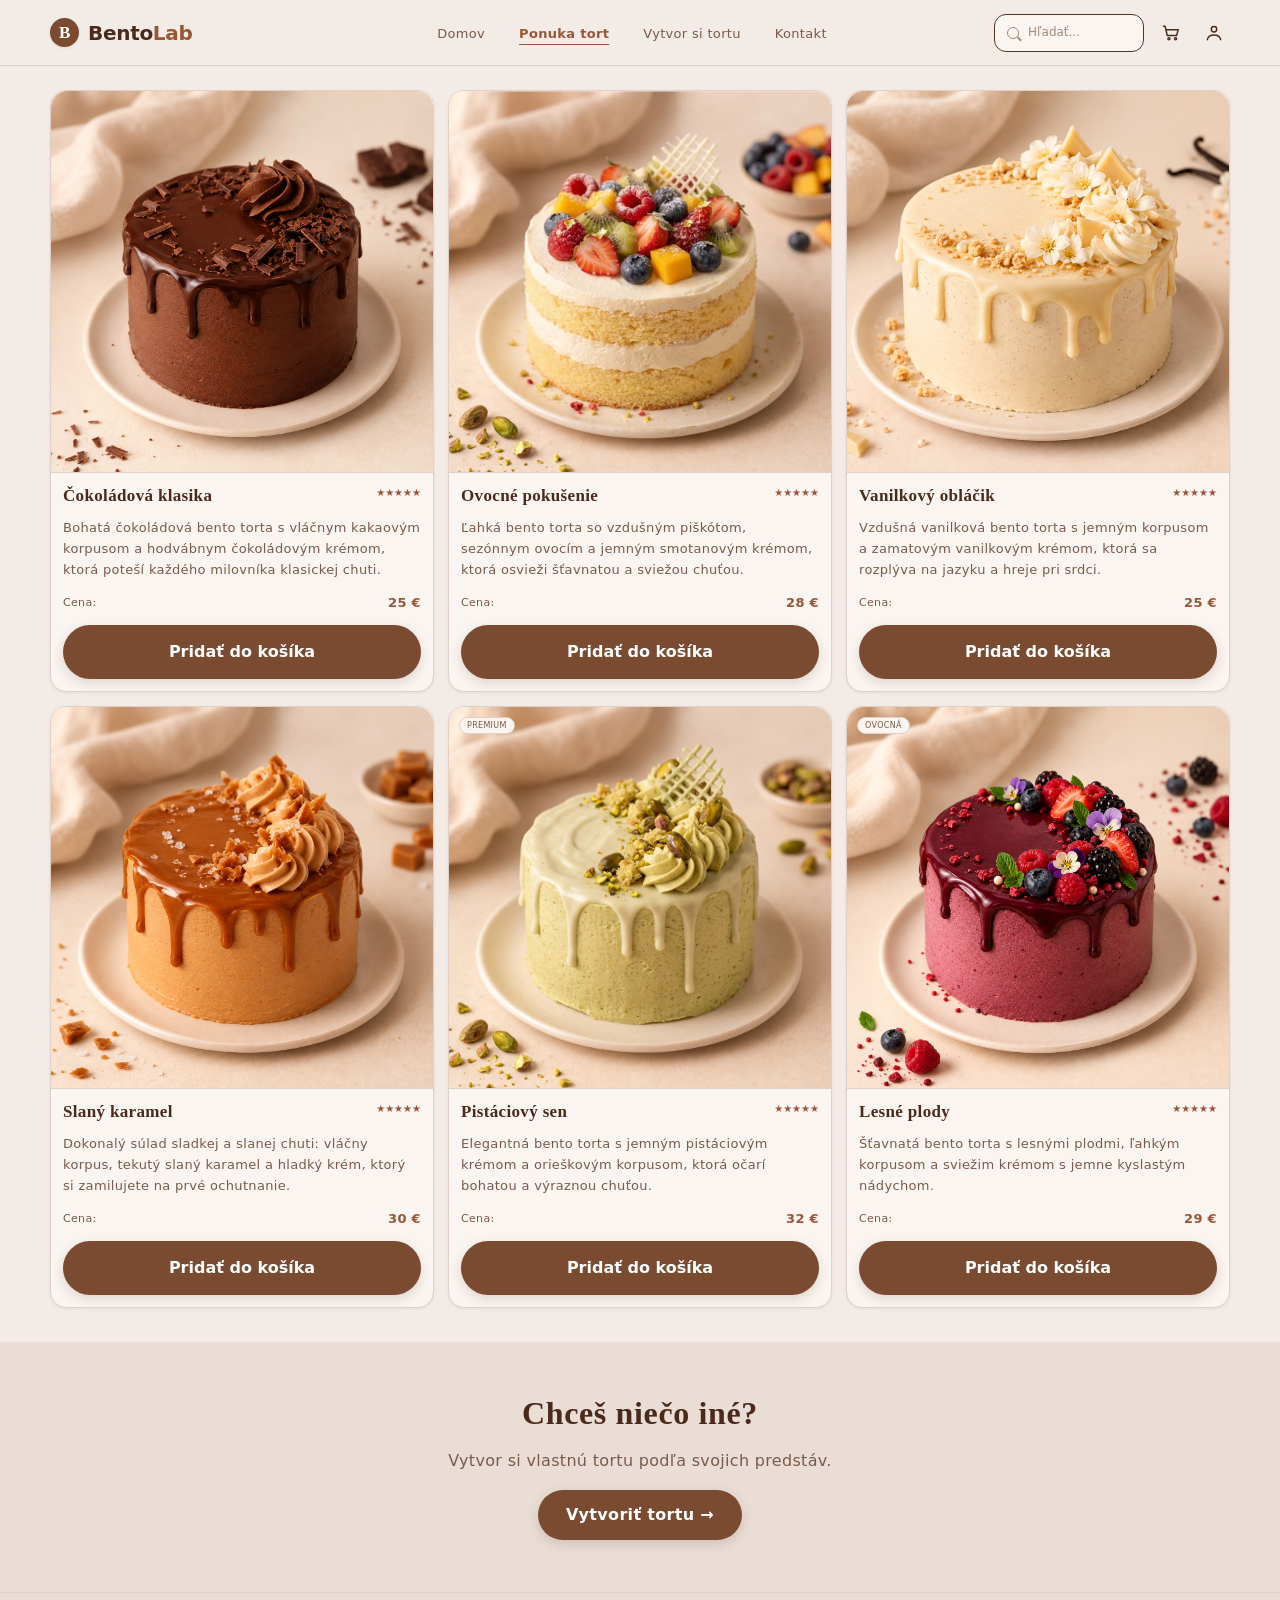
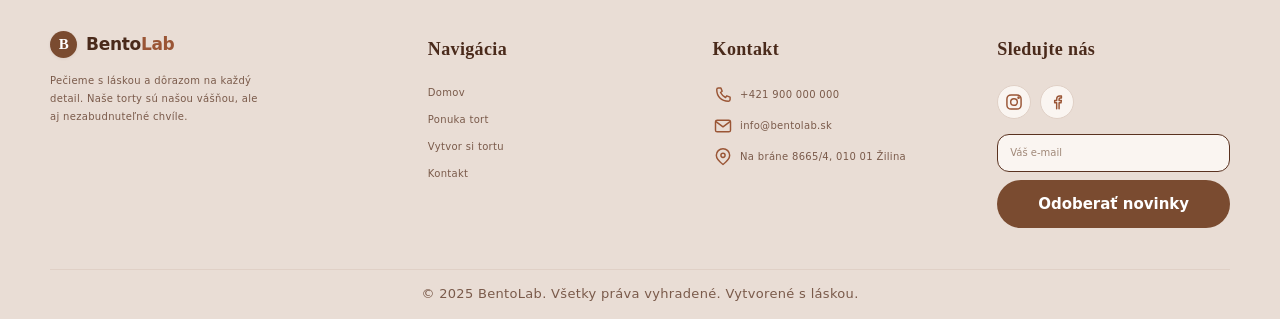
<file: ponuka.html>
<!doctype html>
<html lang="sk">
<head>
  <meta charset="utf-8">
  <meta name="viewport" content="width=device-width, initial-scale=1">
  <title>BentoLab — Ponuka tort</title>
  <link rel="icon" type="image/svg+xml" href="img/favicon.svg">
  <link rel="stylesheet" href="styles.css">
</head>
<body>
  <header class="site-header">
    <div class="header-inner">
      <a class="brand" href="index.html" aria-label="BentoLab — Domov">
        <span class="brand-mark">B</span>
        <span class="brand-name"><span>Bento</span><span class="brand-accent">Lab</span></span>
      </a>

      <nav class="main-nav" aria-label="Hlavná navigácia">
        <a href="index.html">Domov</a>
        <a class="active" href="ponuka.html" aria-current="page">Ponuka tort</a>
        <a href="konfigurator.html">Vytvor si tortu</a>
        <a href="kontakt.html">Kontakt</a>
      </nav>

      <div class="header-actions">
        <div class="search-container">
          <form class="search-box" action="ponuka.html" method="get">
            <button class="search-submit" type="submit" aria-label="Hľadať">
              <span class="search-icon" aria-hidden="true"></span>
            </button>
            <input type="search" name="q" placeholder="Hľadať..." aria-label="Hľadať torty a stránky" role="combobox" aria-autocomplete="list" aria-expanded="false" aria-controls="search-results" autocomplete="off">
          </form>
          <div class="search-results" id="search-results" role="listbox" hidden></div>
        </div>
        <button class="icon-button cart-button" type="button" aria-label="Košík" aria-expanded="false" aria-controls="cart-drawer">
          <svg class="cart-icon" aria-hidden="true" viewBox="0 0 24 24" fill="none" xmlns="http://www.w3.org/2000/svg">
            <path d="M3 4h2l2.5 11h11.2l2-7H6.1" />
            <circle cx="9.5" cy="19" r="1.25" />
            <circle cx="17.5" cy="19" r="1.25" />
          </svg>
          <span class="cart-count" hidden></span>
        </button>
        <button class="icon-button account-button" type="button" aria-label="Účet" aria-expanded="false">
          <svg class="account-icon" aria-hidden="true" viewBox="0 0 24 24" fill="none" xmlns="http://www.w3.org/2000/svg">
            <circle cx="12" cy="7.5" r="3.25" />
            <path d="M4 20c.8-3.5 3.7-5.5 8-5.5s7.2 2 8 5.5" />
          </svg>
        </button>
        <button class="icon-button menu-toggle" type="button" aria-label="Otvoriť menu" aria-expanded="false" aria-controls="menu">
          <svg class="menu-icon" aria-hidden="true" viewBox="0 0 24 24" fill="none" xmlns="http://www.w3.org/2000/svg">
            <path class="menu-icon-open" d="M4 6h16M4 12h16M4 18h16" />
            <path class="menu-icon-close" d="m6 6 12 12M18 6 6 18" />
          </svg>
        </button>
      </div>
    </div>
    <nav class="mobile-nav" id="menu" aria-label="Mobilná navigácia" hidden>
      <a href="index.html">Domov</a>
      <a class="active" href="ponuka.html" aria-current="page">Ponuka tort</a>
      <a href="konfigurator.html">Vytvor si tortu</a>
      <a href="kontakt.html">Kontakt</a>
    </nav>
  </header>

  <main>
    <section class="cake-menu" aria-labelledby="cake-menu-title">
      <h1 class="sr-only" id="cake-menu-title">Ponuka tort</h1>
      <div class="cake-search-feedback" id="cake-search-feedback" aria-live="polite" hidden></div>
      <div class="cake-grid">
        <article class="cake-card" id="cokoladova-klasika">
          <div class="cake-image cake-image-photo">
            <img class="cake-photo" src="img/čokoladova_torta.png" alt="Čokoládová klasika – bento torta s čokoládovým krémom" loading="lazy">
          </div>
          <div class="cake-card-content">
            <div class="cake-card-heading">
              <h2>Čokoládová klasika</h2>
              <span class="cake-rating" aria-label="Hodnotenie: 5 z 5">★★★★★</span>
            </div>
            <p class="cake-description">Bohatá čokoládová bento torta s vláčnym kakaovým korpusom a hodvábnym čokoládovým krémom, ktorá poteší každého milovníka klasickej chuti.</p>
            <div class="cake-card-footer">
              <div class="cake-price">
                <span>Cena:</span>
                <strong>25 €</strong>
              </div>
              <button class="cake-button" type="button" data-add-to-cart>Pridať do košíka</button>
            </div>
          </div>
        </article>

        <article class="cake-card" id="ovocne-pokusenie">
          <div class="cake-image cake-image-photo">
            <img class="cake-photo" src="img/Ovocné.pokušenie.png" alt="Ovocné pokušenie – bento torta so sezónnym ovocím" loading="lazy">
          </div>
          <div class="cake-card-content">
            <div class="cake-card-heading">
              <h2>Ovocné pokušenie</h2>
              <span class="cake-rating" aria-label="Hodnotenie: 5 z 5">★★★★★</span>
            </div>
            <p class="cake-description">Ľahká bento torta so vzdušným piškótom, sezónnym ovocím a jemným smotanovým krémom, ktorá osvieži šťavnatou a sviežou chuťou.</p>
            <div class="cake-card-footer">
              <div class="cake-price">
                <span>Cena:</span>
                <strong>28 €</strong>
              </div>
              <button class="cake-button" type="button" data-add-to-cart>Pridať do košíka</button>
            </div>
          </div>
        </article>

        <article class="cake-card" id="vanilkovy-oblacik">
          <div class="cake-image cake-image-photo">
            <img class="cake-photo" src="img/Vanilkový.obláčik.png" alt="Vanilkový obláčik – bento torta s vanilkovým krémom" loading="lazy">
          </div>
          <div class="cake-card-content">
            <div class="cake-card-heading">
              <h2>Vanilkový obláčik</h2>
              <span class="cake-rating" aria-label="Hodnotenie: 5 z 5">★★★★★</span>
            </div>
            <p class="cake-description">Vzdušná vanilková bento torta s jemným korpusom a zamatovým vanilkovým krémom, ktorá sa rozplýva na jazyku a hreje pri srdci.</p>
            <div class="cake-card-footer">
              <div class="cake-price">
                <span>Cena:</span>
                <strong>25 €</strong>
              </div>
              <button class="cake-button" type="button" data-add-to-cart>Pridať do košíka</button>
            </div>
          </div>
        </article>

        <article class="cake-card" id="slany-karamel">
          <div class="cake-image cake-image-photo">
            <span class="cake-badge">Obľúbené</span>
            <img class="cake-photo" src="img/Slaný_karamel.png" alt="Slaný karamel – bento torta so slaným karamelom" loading="lazy">
          </div>
          <div class="cake-card-content">
            <div class="cake-card-heading">
              <h2>Slaný karamel</h2>
              <span class="cake-rating" aria-label="Hodnotenie: 5 z 5">★★★★★</span>
            </div>
            <p class="cake-description">Dokonalý súlad sladkej a slanej chuti: vláčny korpus, tekutý slaný karamel a hladký krém, ktorý si zamilujete na prvé ochutnanie.</p>
            <div class="cake-card-footer">
              <div class="cake-price">
                <span>Cena:</span>
                <strong>30 €</strong>
              </div>
              <button class="cake-button" type="button" data-add-to-cart>Pridať do košíka</button>
            </div>
          </div>
        </article>

        <article class="cake-card" id="pistaciovy-sen">
          <div class="cake-image cake-image-photo">
            <img class="cake-photo" src="img/pistaciovy-sen.png" alt="Pistáciový sen – bento torta s pistáciovým krémom" loading="lazy">
            <span class="cake-badge">Premium</span>
          </div>
          <div class="cake-card-content">
            <div class="cake-card-heading">
              <h2>Pistáciový sen</h2>
              <span class="cake-rating" aria-label="Hodnotenie: 5 z 5">★★★★★</span>
            </div>
            <p class="cake-description">Elegantná bento torta s jemným pistáciovým krémom a orieškovým korpusom, ktorá očarí bohatou a výraznou chuťou.</p>
            <div class="cake-card-footer">
              <div class="cake-price">
                <span>Cena:</span>
                <strong>32 €</strong>
              </div>
              <button class="cake-button" type="button" data-add-to-cart>Pridať do košíka</button>
            </div>
          </div>
        </article>

        <article class="cake-card" id="lesne-plody">
          <div class="cake-image cake-image-photo">
            <img class="cake-photo" src="img/Lesné.plody.png" alt="Lesné plody – bento torta s lesnými plodmi" loading="lazy">
            <span class="cake-badge">Ovocná</span>
          </div>
          <div class="cake-card-content">
            <div class="cake-card-heading">
              <h2>Lesné plody</h2>
              <span class="cake-rating" aria-label="Hodnotenie: 5 z 5">★★★★★</span>
            </div>
            <p class="cake-description">Šťavnatá bento torta s lesnými plodmi, ľahkým korpusom a sviežim krémom s jemne kyslastým nádychom.</p>
            <div class="cake-card-footer">
              <div class="cake-price">
                <span>Cena:</span>
                <strong>29 €</strong>
              </div>
              <button class="cake-button" type="button" data-add-to-cart>Pridať do košíka</button>
            </div>
          </div>
        </article>
      </div>
    </section>

    <section class="custom-cake-cta" aria-labelledby="custom-cake-title">
      <div class="custom-cake-cta-inner">
        <h2 id="custom-cake-title">Chceš niečo iné?</h2>
        <p>Vytvor si vlastnú tortu podľa svojich predstáv.</p>
        <a class="button button-primary" href="konfigurator.html">Vytvoriť tortu →</a>
      </div>
    </section>
  </main>

  <footer class="site-footer">
    <div class="footer-inner">
      <div class="footer-brand">
        <a class="brand" href="index.html" aria-label="BentoLab — Domov">
          <span class="brand-mark">B</span>
          <span class="brand-name"><span>Bento</span><span class="brand-accent">Lab</span></span>
        </a>
        <p>
          Pečieme s láskou a dôrazom na každý detail. Naše torty sú našou vášňou,
          ale aj nezabudnuteľné chvíle.
        </p>
      </div>

      <div class="footer-column">
        <h2>Navigácia</h2>
        <a href="index.html">Domov</a>
        <a href="ponuka.html">Ponuka tort</a>
        <a href="konfigurator.html">Vytvor si tortu</a>
        <a href="kontakt.html">Kontakt</a>
      </div>

      <div class="footer-column footer-contact">
        <h2>Kontakt</h2>
        <p>
          <svg class="ui-icon" viewBox="0 0 24 24" fill="none" stroke="currentColor" stroke-width="1.75" stroke-linecap="round" stroke-linejoin="round" aria-hidden="true">
            <path d="M6.5 3.5h3l1.5 4-2 1.5a15 15 0 0 0 6 6l1.5-2 4 1.5v3c0 1.1-.9 2-2 2C10 19.5 4.5 14 4.5 5.5c0-1.1.9-2 2-2Z" />
          </svg>
          +421 900 000 000
        </p>
        <p>
          <svg class="ui-icon" viewBox="0 0 24 24" fill="none" stroke="currentColor" stroke-width="1.75" stroke-linecap="round" stroke-linejoin="round" aria-hidden="true">
            <rect x="3" y="5" width="18" height="14" rx="2" />
            <path d="m4 7 8 6 8-6" />
          </svg>
          info@bentolab.sk
        </p>
        <p>
          <svg class="ui-icon" viewBox="0 0 24 24" fill="none" stroke="currentColor" stroke-width="1.75" stroke-linecap="round" stroke-linejoin="round" aria-hidden="true">
            <path d="M20 10c0 5-8 11-8 11S4 15 4 10a8 8 0 1 1 16 0Z" />
            <circle cx="12" cy="10" r="2.5" />
          </svg>
          Na bráne 8665/4, 010 01 Žilina
        </p>
      </div>

      <div class="footer-column footer-social">
        <h2>Sledujte nás</h2>
        <div class="social-links">
          <a href="#" aria-label="Instagram">
            <svg class="ui-icon" viewBox="0 0 24 24" fill="none" stroke="currentColor" stroke-width="1.75" stroke-linecap="round" stroke-linejoin="round" aria-hidden="true">
              <rect x="3.5" y="3.5" width="17" height="17" rx="5" />
              <circle cx="12" cy="12" r="4" />
              <circle cx="17.5" cy="6.8" r=".7" />
            </svg>
          </a>
          <a href="#" aria-label="Facebook">
            <svg class="ui-icon" viewBox="0 0 24 24" fill="none" stroke="currentColor" stroke-width="1.75" stroke-linecap="round" stroke-linejoin="round" aria-hidden="true">
              <path d="M14.5 20v-7h2.3l.4-2.7h-2.7V8.6c0-.8.3-1.3 1.4-1.3h1.4V4.9c-.7-.1-1.4-.2-2.1-.2-2.1 0-3.6 1.3-3.6 3.7v1.9H9.2V13h2.4v7" />
            </svg>
          </a>
        </div>
        <form class="newsletter" action="#" method="post">
          <label class="sr-only" for="newsletter-email">E-mail</label>
          <input id="newsletter-email" type="email" placeholder="Váš e-mail">
          <button type="submit">Odoberať novinky</button>
        </form>
      </div>
    </div>
    <p class="copyright">© 2025 BentoLab. Všetky práva vyhradené. Vytvorené s láskou.</p>
  </footer>

  <script src="script.js"></script>
  <script src="search.js"></script>
  <script src="cart.js"></script>
  <script src="account.js"></script>
</body>
</html>
</file>
<file: styles.css>
:root {
  --bg: #F3EBE6;
  --card: #FAF5F1;
  --block: #E9DDD5;
  --text: #4A2A1B;
  --text-secondary: #7A5A4A;
  --accent: #9A5535;
  --btn-primary: #7A4B30;
  --btn-primary-hover: #8F5C3E;
  --btn-text: #FFFFFF;
  --border: #5A3220;
  --border-card: #E0D0C6;
  --placeholder: #A08878;
  --font-heading: Georgia, serif;
  --font-body: system-ui, "Segoe UI", sans-serif;
  --font-size-base: 16px;
  --font-size-h1: 48px;
  --font-size-h2: 32px;
  --font-size-h3: 20px;
  --line-height-body: 1.6;
  --letter-spacing: 0.02em;
  --radius-pill: 999px;
  --radius-card: 16px;
  --radius-field: 12px;
  --radius-small: 8px;
  --radius-circle: 50%;
  --config-step-divider-space: 24px;
  --button-padding: 12px 28px;
  --field-padding: 0 12px;
  --card-padding: 24px 26px 20px;
  --shadow-card: 0 1px 3px rgba(74, 42, 27, 0.08);
}

* {
  box-sizing: border-box;
}

html {
  scroll-behavior: smooth;
}

body {
  margin: 0;
  background: var(--bg);
  color: var(--text);
  font-family: var(--font-body);
  font-size: var(--font-size-base);
  line-height: var(--line-height-body);
  letter-spacing: var(--letter-spacing);
}

h1,
h2,
h3 {
  font-family: var(--font-heading);
  letter-spacing: var(--letter-spacing);
}

a {
  color: inherit;
  text-decoration: none;
}

button,
input {
  font: inherit;
}

:focus-visible {
  outline: 2px solid var(--accent);
  outline-offset: 2px;
}

.search-box:focus-within {
  outline: 2px solid var(--accent);
  outline-offset: 2px;
}

input::placeholder {
  color: var(--placeholder);
  opacity: 1;
}

.sr-only {
  position: absolute;
  width: 1px;
  height: 1px;
  padding: 0;
  margin: -1px;
  overflow: hidden;
  clip: rect(0, 0, 0, 0);
  white-space: nowrap;
  border: 0;
}

.site-header {
  height: 66px;
  background: var(--bg);
  border-bottom: 1px solid var(--border-card);
}

.header-inner,
.how-it-works,
.footer-inner,
.copyright {
  width: min(1180px, calc(100% - 64px));
  margin-inline: auto;
}

.header-inner {
  position: relative;
  height: 100%;
  display: grid;
  grid-template-columns: 220px 1fr auto;
  align-items: center;
  min-width: 0;
}

.brand {
  display: inline-flex;
  align-items: center;
  gap: 9px;
  width: fit-content;
  min-width: 0;
  max-width: 100%;
  color: var(--text);
  font-size: 20px;
  font-weight: 700;
  letter-spacing: -0.3px;
  white-space: nowrap;
}

.brand-name {
  color: var(--text);
}

.brand-accent {
  color: var(--accent);
}

.brand-mark {
  display: inline-grid;
  width: 29px;
  height: 29px;
  place-items: center;
  border-radius: var(--radius-circle);
  background: var(--btn-primary);
  color: var(--btn-text);
  font-size: 17px;
  font-family: var(--font-heading);
  line-height: 1;
  box-shadow: var(--shadow-card);
}

.main-nav {
  display: flex;
  align-items: center;
  justify-content: center;
  gap: 34px;
  font-family: var(--font-body);
  font-size: 13px;
  color: var(--text-secondary);
}

.main-nav a {
  position: relative;
  padding: 23px 0 20px;
}

.main-nav a:visited {
  color: var(--text-secondary);
}

.main-nav a.active:visited {
  color: var(--accent);
}

.main-nav a.active {
  color: var(--accent);
  font-weight: 700;
  text-decoration: underline;
  text-decoration-thickness: 1px;
  text-underline-offset: 6px;
}

.header-actions {
  display: flex;
  align-items: center;
  justify-content: flex-end;
  gap: 12px;
}

.search-box {
  width: 150px;
  height: 38px;
  display: flex;
  align-items: center;
  gap: 7px;
  padding: var(--field-padding);
  border: 1px solid var(--border);
  border-radius: var(--radius-field);
  background: var(--card);
}

.search-box input {
  width: 100%;
  min-width: 0;
  border: 0;
  background: transparent;
  color: var(--text-secondary);
  font-family: var(--font-body);
  font-size: 12px;
}

.search-submit {
  display: grid;
  flex: 0 0 12px;
  place-items: center;
  padding: 0;
  border: 0;
  background: transparent;
  cursor: pointer;
}

.search-container {
  position: relative;
  flex: 0 0 150px;
}

.search-results {
  position: absolute;
  top: calc(100% + 8px);
  right: 0;
  z-index: 20;
  width: min(320px, calc(100vw - 32px));
  padding: 6px;
  border: 1px solid var(--border-card);
  border-radius: var(--radius-field);
  background: var(--card);
  box-shadow: var(--shadow-card);
}

.search-results[hidden] {
  display: none;
}

.search-result {
  display: flex;
  align-items: center;
  gap: 10px;
  padding: 8px;
  border-radius: var(--radius-small);
  color: var(--text);
}

.search-result:hover,
.search-result:focus-visible,
.search-result[aria-selected="true"] {
  background: var(--block);
}

.search-result-image {
  width: 40px;
  height: 40px;
  flex: 0 0 40px;
  border-radius: var(--radius-small);
  object-fit: cover;
}

.search-result-page-image {
  padding: 5px;
  background: var(--bg);
  object-fit: contain;
}

.search-result-copy {
  display: flex;
  flex: 1;
  align-items: center;
  justify-content: space-between;
  gap: 8px;
  min-width: 0;
}

.search-result-name {
  color: var(--text);
  font-size: 13px;
  font-weight: 600;
}

.search-result-price {
  color: var(--accent);
  font-size: 12px;
  white-space: nowrap;
}

.search-icon {
  position: relative;
  width: 12px;
  height: 12px;
  flex: 0 0 12px;
  border: 1.5px solid var(--placeholder);
  border-radius: var(--radius-circle);
}

.search-icon::after {
  content: "";
  position: absolute;
  width: 5px;
  height: 1.5px;
  right: -4px;
  bottom: -2px;
  background: var(--placeholder);
  transform: rotate(45deg);
}

.icon-button {
  position: relative;
  width: 31px;
  height: 38px;
  padding: 0;
  border: 0;
  background: transparent;
  color: var(--text-secondary);
  cursor: default;
}

.cart-button {
  cursor: pointer;
}

.menu-toggle {
  display: none;
  width: 44px;
  height: 44px;
  color: var(--text);
  cursor: pointer;
}

.menu-icon {
  position: absolute;
  inset: 10px;
  width: 24px;
  height: 24px;
  fill: none;
  stroke: currentColor;
  stroke-width: 1.75px;
  stroke-linecap: round;
}

.menu-icon-close {
  display: none;
}

.menu-toggle[aria-expanded="true"] .menu-icon-open {
  display: none;
}

.menu-toggle[aria-expanded="true"] .menu-icon-close {
  display: block;
}

.mobile-nav {
  display: none;
}

.cart-icon,
.account-icon {
  position: absolute;
  left: 5px;
  top: 9px;
  width: 20px;
  height: 20px;
  color: var(--text);
  stroke: currentColor;
  stroke-width: 1.75;
  stroke-linecap: round;
  stroke-linejoin: round;
}

.cart-count {
  position: absolute;
  right: 1px;
  top: 4px;
  display: grid;
  width: 16px;
  height: 16px;
  place-items: center;
  border-radius: var(--radius-circle);
  background: var(--accent);
  color: var(--btn-text);
  font-family: var(--font-body);
  font-size: 9px;
}

.cart-count[hidden] {
  display: none;
}

.hero {
  position: relative;
  width: min(1180px, calc(100% - 64px));
  min-height: 560px;
  margin: 24px auto 0;
  overflow: hidden;
  border-radius: 24px;
  background: #1e0f08;
}

.hero-image {
  position: absolute;
  z-index: 0;
  inset: 0;
  width: 100%;
  height: 100%;
  object-fit: cover;
  object-position: 70% center;
}

.hero::after {
  position: absolute;
  z-index: 1;
  inset: 0;
  background: linear-gradient(90deg, rgba(30, 15, 8, 0.95) 0%, rgba(30, 15, 8, 0.85) 35%, rgba(30, 15, 8, 0) 70%);
  content: "";
}

.hero-inner {
  position: relative;
  z-index: 2;
  width: 100%;
  min-height: inherit;
  display: flex;
  align-items: center;
  padding: 48px;
}

.hero-copy {
  width: min(520px, 100%);
}

.hero-copy .eyebrow {
  display: inline-flex;
  align-items: center;
  gap: 8px;
  margin: 0 0 18px;
  padding: 0;
  line-height: 1;
  color: #F3EBE6;
}

.eyebrow {
  margin: 0 0 14px;
  color: var(--accent);
  font-family: var(--font-body);
  font-size: 10px;
  font-weight: 800;
  letter-spacing: 2.2px;
  text-transform: uppercase;
}

.hero-copy .eyebrow .badge-icon {
  display: block;
  width: 14px;
  height: 14px;
  flex-shrink: 0;
  color: #E8C9AE;
}

.hero-copy .eyebrow-label {
  line-height: 1;
  margin: 0;
  padding: 0;
}

.hero h1 {
  margin: 0;
  color: #FFF8F2;
  font-size: var(--font-size-h1);
  line-height: 1.12;
  letter-spacing: 0;
  font-weight: 700;
}

.hero h1 span,
.hero h1 em {
  display: block;
}

.hero h1 em {
  color: #E8C9AE;
  font-weight: 400;
}

.hero-description {
  max-width: 520px;
  margin: 22px 0 26px;
  color: #E9DDD5;
  font-family: var(--font-body);
  font-size: 15px;
  line-height: 1.65;
}

.hero-actions {
  display: flex;
  align-items: center;
  gap: 12px;
}

.button {
  display: inline-flex;
  min-height: 50px;
  align-items: center;
  justify-content: center;
  border-radius: var(--radius-pill);
  padding: var(--button-padding);
  font-family: var(--font-body);
  font-size: var(--font-size-base);
  font-weight: 700;
}

.button-primary {
  display: inline-flex;
  align-items: center;
  justify-content: center;
  gap: 10px;
  border: 0;
  padding: 14px 28px;
  background: var(--btn-primary);
  color: var(--btn-text);
  font-weight: 600;
  line-height: 1;
  box-shadow: 0 4px 12px rgba(74, 42, 27, 0.16);
  transition: background-color 0.2s ease, transform 0.2s ease;
}

.button-primary svg {
  display: block;
  flex-shrink: 0;
  width: 18px;
  height: 18px;
  transition: transform 0.2s ease;
}

.button-primary span[aria-hidden="true"] {
  display: block;
  flex-shrink: 0;
  line-height: 1;
  transition: transform 0.2s ease;
}

.button-primary:focus:not(:focus-visible),
.cake-button:focus:not(:focus-visible) {
  outline: none;
}

.button-primary:focus-visible,
.cake-button:focus-visible {
  outline: 2px solid var(--accent);
  outline-offset: 3px;
}

.hero .button-secondary {
  border: 1px solid rgba(255, 248, 242, 0.7);
  background: transparent;
  color: #FFF8F2;
}

.button-primary:hover,
.cake-button:hover,
.newsletter button:hover {
  background: var(--btn-primary-hover);
}

.button-primary:hover svg,
.button-primary:hover span[aria-hidden="true"] {
  transform: translateX(3px);
}

.button-primary:active,
.cake-button:active {
  transform: scale(0.98);
}

.hero .button-secondary:hover {
  background: rgba(255, 248, 242, 0.12);
}

.availability {
  display: flex;
  align-items: center;
  width: fit-content;
  margin: 18px 0 0;
  color: #E9DDD5;
  font-family: var(--font-body);
  font-size: 11px;
}

.availability span {
  display: inline-grid;
  width: 18px;
  height: 18px;
  margin-right: 7px;
  place-items: center;
  border: 1px solid rgba(233, 221, 213, 0.8);
  border-radius: var(--radius-circle);
  color: #E9DDD5;
  font-size: 10px;
}

.how-it-works {
  min-height: 265px;
  padding: 54px 0 48px;
}

.section-heading {
  display: flex;
  align-items: flex-end;
  justify-content: space-between;
  margin-bottom: 24px;
}

.section-heading .eyebrow {
  margin-bottom: 6px;
  font-size: 9px;
}

.section-heading h2 {
  margin: 0;
  color: var(--text);
  font-size: var(--font-size-h2);
  line-height: 1.1;
}

.section-heading > p {
  margin: 0 0 3px;
  color: var(--text-secondary);
  font-family: var(--font-body);
  font-size: 11px;
}

.steps-grid {
  display: grid;
  grid-template-columns: repeat(3, 1fr);
  gap: 18px;
}

.step-card {
  min-height: 150px;
  padding: var(--card-padding);
  border: 1px solid var(--border-card);
  border-radius: var(--radius-card);
  background: var(--card);
  box-shadow: var(--shadow-card);
}

.step-card-top {
  display: flex;
  align-items: center;
  justify-content: space-between;
  margin-bottom: 12px;
  color: var(--accent);
}

.step-icon {
  display: grid;
  width: 38px;
  height: 38px;
  place-items: center;
  border-radius: var(--radius-circle);
  background: var(--block);
}

.ui-icon {
  display: block;
  width: 20px;
  height: 20px;
  flex: none;
  color: var(--accent);
  fill: none;
  stroke: currentColor;
  stroke-width: 1.75;
  stroke-linecap: round;
  stroke-linejoin: round;
}

.step-number {
  color: var(--text-secondary);
  font-family: var(--font-heading);
  font-size: 20px;
  font-weight: 700;
  font-variant-numeric: lining-nums;
}

.step-card h3 {
  margin: 0 0 7px;
  color: var(--text);
  font-size: var(--font-size-h3);
}

.step-card p {
  margin: 0;
  color: var(--text-secondary);
  font-family: var(--font-body);
  font-size: 11px;
  line-height: 1.55;
}

.site-footer {
  background: var(--block);
  border-top: 1px solid var(--border-card);
}

.footer-inner {
  min-height: 220px;
  display: grid;
  grid-template-columns: 1.4fr repeat(3, 1fr);
  gap: 52px;
  padding: 38px 0 28px;
}

.footer-brand .brand {
  margin-bottom: 14px;
  font-size: 17px;
}

.footer-brand .brand-mark {
  width: 27px;
  height: 27px;
  font-size: 15px;
}

.footer-brand p,
.footer-contact p,
.footer-column a {
  font-family: var(--font-body);
}

.footer-brand p {
  max-width: 210px;
  margin: 0;
  color: var(--text-secondary);
  font-size: 10px;
  line-height: 1.8;
}

.footer-column {
  display: flex;
  flex-direction: column;
  align-items: flex-start;
  gap: 11px;
  color: var(--text-secondary);
  font-size: 10px;
}

.footer-column h2 {
  margin: 4px 0 10px;
  color: var(--text);
  font-family: Georgia, serif;
  font-size: 18px;
  font-weight: 600;
  letter-spacing: var(--letter-spacing);
}

.footer-contact p {
  margin: 0;
  line-height: 1.8;
}

.footer-contact .ui-icon {
  display: inline-block;
  margin-right: 4px;
  vertical-align: middle;
}

.social-links {
  display: flex;
  gap: 9px;
  margin-bottom: 4px;
}

.social-links a {
  display: grid;
  width: 34px;
  height: 34px;
  place-items: center;
  border: 1px solid var(--border-card);
  border-radius: var(--radius-circle);
  background: var(--card);
  color: var(--accent);
  font-family: var(--font-body);
  font-size: 15px;
}

.newsletter {
  width: 100%;
  display: flex;
  flex-direction: column;
  gap: 8px;
}

.newsletter input {
  width: 100%;
  height: 38px;
  border: 1px solid var(--border);
  border-radius: var(--radius-field);
  padding: var(--field-padding);
  background: var(--card);
  color: var(--text-secondary);
  font-family: var(--font-body);
  font-size: 10px;
}

.newsletter button {
  border: 0;
  border-radius: var(--radius-pill);
  padding: 12px 24px;
  background: var(--btn-primary);
  color: var(--btn-text);
  font-family: var(--font-body);
  font-size: 15px;
  font-weight: 600;
  cursor: pointer;
}

.copyright {
  min-height: 50px;
  display: flex;
  align-items: center;
  justify-content: center;
  margin-bottom: 0;
  border-top: 1px solid var(--border-card);
  color: var(--text-secondary);
  font-family: var(--font-body);
  font-size: 13px;
}

.cake-menu {
  width: min(1180px, calc(100% - 64px));
  margin-inline: auto;
  padding: 24px 0 34px;
}

.cake-grid {
  display: grid;
  grid-template-columns: repeat(3, minmax(0, 1fr));
  grid-auto-rows: 1fr;
  gap: 14px;
}

.cake-grid[hidden] {
  display: none;
}

.cake-search-feedback-row {
  display: flex;
  align-items: center;
  justify-content: space-between;
  gap: 16px;
  margin-bottom: 16px;
}

.cake-search-feedback-row p {
  margin: 0;
  color: var(--text);
  font-weight: 600;
}

.cake-filter-clear {
  min-height: 40px;
  padding: 8px 18px;
  border: 1px solid var(--border);
  border-radius: var(--radius-pill);
  background: transparent;
  color: var(--text);
  font: inherit;
  cursor: pointer;
}

.cake-filter-clear:hover {
  background: var(--block);
}

.cake-search-feedback-empty {
  display: flex;
  flex-direction: column;
  align-items: center;
  gap: 16px;
  margin-bottom: 20px;
  padding: 28px 20px;
  border: 1px solid var(--border-card);
  border-radius: var(--radius-card);
  background: var(--card);
  text-align: center;
}

.cake-search-feedback-empty p {
  margin: 0;
  color: var(--text-secondary);
}

.cake-card,
.cake-card * {
  min-width: 0;
  max-width: 100%;
  box-sizing: border-box;
}

.cake-card {
  display: flex;
  flex-direction: column;
  overflow: hidden;
  border: 1px solid var(--border-card);
  border-radius: var(--radius-card);
  background: var(--card);
  box-shadow: var(--shadow-card);
}

.cake-card[hidden] {
  display: none;
}

.cake-image {
  position: relative;
  width: 100%;
  aspect-ratio: 1 / 1;
  display: flex;
  flex-direction: column;
  align-items: center;
  justify-content: center;
  gap: 8px;
  border-bottom: 1px solid var(--border-card);
  background: var(--card);
  color: var(--placeholder);
}

.cake-photo {
  position: absolute;
  inset: 0;
  width: 100%;
  height: 100%;
  border-radius: var(--radius-card) var(--radius-card) 0 0;
  object-fit: cover;
  object-position: center;
}

.cake-placeholder-icon {
  display: grid;
  width: 42px;
  height: 42px;
  place-items: center;
  border: 1px solid var(--border-card);
  border-radius: var(--radius-circle);
  color: var(--accent);
  font-size: 17px;
}

.cake-placeholder-text {
  font-size: 9px;
}

.cake-badge {
  position: absolute;
  top: 10px;
  left: 10px;
  padding: 2px 7px;
  border: 1px solid var(--border-card);
  border-radius: var(--radius-pill);
  background: var(--card);
  color: var(--text-secondary);
  font-size: 8px;
  line-height: 1.4;
  text-transform: uppercase;
}

.cake-card-content {
  flex: 1;
  display: flex;
  flex-direction: column;
  gap: 12px;
  padding: 12px;
}

.cake-card-heading {
  display: flex;
  align-items: flex-start;
  justify-content: space-between;
  gap: 6px;
}

.cake-card-heading h2 {
  margin: 0;
  color: var(--text);
  font-size: 17px;
  line-height: 1.25;
  overflow-wrap: anywhere;
}

.cake-rating {
  flex: none;
  color: var(--accent);
  font-size: 10px;
  letter-spacing: 0;
  line-height: 1.5;
  white-space: nowrap;
}

.cake-description {
  margin: 0;
  color: var(--text-secondary);
  font-size: 13px;
  line-height: 1.6;
  overflow-wrap: anywhere;
}

.cake-card-footer {
  display: flex;
  flex-direction: column;
  gap: 12px;
  margin-top: auto;
}

.cake-price {
  display: flex;
  align-items: center;
  justify-content: space-between;
  color: var(--text-secondary);
  font-size: 11px;
}

.cake-price strong {
  color: var(--accent);
  font-size: 13px;
}

.cake-button {
  display: inline-flex;
  min-height: 50px;
  align-items: center;
  justify-content: center;
  gap: 10px;
  border: 0;
  border-radius: var(--radius-pill);
  background: var(--btn-primary);
  color: var(--btn-text);
  padding: 14px 28px;
  font-family: var(--font-body);
  font-size: var(--font-size-base);
  font-weight: 600;
  text-align: center;
  white-space: normal;
  overflow-wrap: anywhere;
  cursor: pointer;
  box-shadow: 0 4px 12px rgba(74, 42, 27, 0.16);
  transition: background-color 0.2s ease, transform 0.2s ease;
}

.cart-open {
  overflow: hidden;
}

.cart-overlay {
  position: fixed;
  z-index: 1000;
  inset: 0;
}

.cart-overlay[hidden] {
  display: none;
}

.cart-backdrop {
  position: absolute;
  inset: 0;
  width: 100%;
  height: 100%;
  border: 0;
  background: rgba(36, 22, 15, 0.45);
  cursor: pointer;
}

.cart-drawer {
  position: absolute;
  top: 0;
  right: 0;
  width: min(420px, 100%);
  max-width: 420px;
  height: 100%;
  display: flex;
  flex-direction: column;
  padding: 28px;
  border-left: 1px solid var(--border-card);
  background: var(--card);
  color: var(--text);
  box-shadow: -8px 0 24px rgba(74, 42, 27, 0.12);
  box-sizing: border-box;
  overflow-y: auto;
  overflow-x: hidden;
}

.cart-drawer :focus {
  outline: 2px solid var(--accent);
  outline-offset: 2px;
}

.cart-drawer-header {
  display: flex;
  align-items: center;
  justify-content: space-between;
  gap: 16px;
  padding-bottom: 18px;
  border-bottom: 1px solid var(--border-card);
}

.cart-drawer-header h2 {
  margin: 0;
  font-size: var(--font-size-h2);
}

.cart-close {
  display: inline-flex;
  align-items: center;
  justify-content: center;
  width: 40px;
  height: 40px;
  padding: 0;
  border: 1px solid var(--border-card);
  border-radius: 50%;
  background: var(--bg);
  color: var(--text);
  line-height: 1;
  cursor: pointer;
}

.cart-close svg {
  width: 18px;
  height: 18px;
}

.cart-close:hover {
  background: var(--block);
}

.cart-close:focus {
  outline: none;
}

.cart-close:focus-visible {
  outline: 2px solid var(--accent);
  outline-offset: 3px;
}

.cart-drawer-content {
  min-width: 0;
  max-width: 100%;
  min-height: 0;
  flex: 1;
  display: flex;
  flex-direction: column;
}

.cart-empty {
  flex: 1;
  display: flex;
  flex-direction: column;
  align-items: center;
  justify-content: center;
  gap: 18px;
  color: var(--text-secondary);
  text-align: center;
}

.cart-empty p {
  margin: 0;
  font-size: 16px;
}

.cart-items {
  min-width: 0;
  max-width: 100%;
  flex: 1;
  display: flex;
  flex-direction: column;
  gap: 14px;
  margin: 0;
  padding: 20px 0;
  overflow-y: auto;
  list-style: none;
}

.cart-item {
  display: grid;
  grid-template-columns: minmax(0, 1fr) auto;
  min-width: 0;
  max-width: 100%;
  gap: 12px;
  padding-bottom: 14px;
  border-bottom: 1px solid var(--border-card);
}

.cart-item-description {
  min-width: 0;
}

.cart-item-heading {
  display: flex;
  align-items: baseline;
  justify-content: space-between;
  gap: 12px;
}

.cart-item-description h3 {
  min-width: 0;
  margin: 0;
  color: var(--text);
  font-size: 18px;
}

.cart-item-description p {
  margin: 4px 0 0;
  color: var(--text-secondary);
  font-size: 14px;
  overflow-wrap: anywhere;
  white-space: pre-line;
}

.cart-item-footer {
  display: flex;
  flex-wrap: wrap;
  align-items: center;
  justify-content: flex-end;
  gap: 10px;
  grid-column: 1 / -1;
}

.cart-quantity {
  display: inline-flex;
  align-items: center;
  gap: 10px;
  color: var(--text);
  font-size: 16px;
}

.cart-quantity-button {
  width: 34px;
  height: 34px;
  border: 1px solid var(--border-card);
  border-radius: var(--radius-circle);
  background: var(--bg);
  color: var(--text);
  font-size: 20px;
  cursor: pointer;
}

.cart-remove {
  min-height: 34px;
  padding: 6px 12px;
  border: 1px solid var(--border);
  border-radius: var(--radius-pill);
  background: transparent;
  color: var(--text);
  font-family: var(--font-body);
  font-size: 14px;
  cursor: pointer;
}

.cart-item-price {
  flex: none;
  margin: 0;
  color: var(--accent);
  font-size: 16px;
  font-weight: 700;
  white-space: nowrap;
}

.cart-summary {
  display: flex;
  align-items: center;
  justify-content: space-between;
  gap: 12px;
  padding: 18px 0;
  border-top: 1px solid var(--border-card);
  color: var(--text);
  font-size: 18px;
}

.cart-summary strong {
  color: var(--accent);
  font-size: 22px;
}

.cart-checkout {
  width: 100%;
  min-height: 50px;
  text-align: center;
}

.custom-cake-cta {
  background: var(--block);
}

.custom-cake-cta-inner {
  width: min(1180px, calc(100% - 64px));
  min-height: 250px;
  display: flex;
  flex-direction: column;
  align-items: center;
  justify-content: center;
  gap: 16px;
  margin-inline: auto;
  padding: 32px 0;
  text-align: center;
}

.custom-cake-cta h2 {
  margin: 0;
  color: var(--text);
  font-size: var(--font-size-h2);
  line-height: 1.2;
}

.custom-cake-cta p {
  margin: 0;
  color: var(--text-secondary);
  font-size: 16px;
}

.builder-page {
  width: min(1180px, calc(100% - 64px));
  min-width: 0;
  max-width: 100%;
  margin-inline: auto;
  padding: 56px 0 80px;
}

.builder-heading {
  max-width: 760px;
  margin-bottom: 40px;
}

.builder-heading .eyebrow {
  margin-bottom: 12px;
  font-size: 13px;
  letter-spacing: 0.12em;
}

.builder-heading h1 {
  margin: 0 0 10px;
  color: var(--text);
  font-size: var(--font-size-h1);
  line-height: 1.15;
}

.builder-heading > p:last-child {
  margin: 0;
  color: var(--text-secondary);
  font-size: var(--font-size-base);
  line-height: var(--line-height-body);
}

.builder-layout {
  display: grid;
  grid-template-columns: minmax(0, 0.95fr) minmax(0, 1.05fr);
  align-items: start;
  gap: 40px;
  min-width: 0;
  max-width: 100%;
}

.cake-preview {
  position: sticky;
  top: 82px;
  align-self: start;
  min-width: 0;
  max-width: 100%;
  margin: 0;
}

.preview-heading {
  margin: 0 0 16px;
  color: var(--text);
  font-size: var(--font-size-h3);
}

.cake-preview-panel {
  position: relative;
  width: 100%;
  aspect-ratio: 1 / 1;
  overflow: hidden;
  border: 1px solid var(--border-card);
  border-radius: var(--radius-card);
  background: var(--block);
  box-shadow: var(--shadow-card);
}

.cake-illustration {
  display: block;
  width: 100%;
  height: 100%;
  overflow: visible;
  border-radius: inherit;
}

.cake-illustration {
  --cream-light: #D9AA79;
  --cream-base: #C68B58;
  --cream-dark: #9A5535;
  --sponge-light: #7A4B30;
  --sponge-dark: #4A2A1B;
  --filling-light: #FAF5F1;
  --filling-dark: #E9DDD5;
}

.cake-illustration[data-cream="Karamelová"] {
  --cream-light: #D9AA79;
  --cream-base: #C68B58;
  --cream-dark: #9A5535;
}

.cake-illustration[data-cream="Čokoládová"] {
  --cream-light: #9A6A4D;
  --cream-base: #7A4B30;
  --cream-dark: #4A2A1B;
}

.cake-illustration[data-cream="Latte"] {
  --cream-light: #D8C6B4;
  --cream-base: #BBA18A;
  --cream-dark: #7A5A4A;
}

.cake-illustration[data-cream="Vanilková"] {
  --cream-light: #FAF5F1;
  --cream-base: #E9DDD5;
  --cream-dark: #A08878;
}

.cake-illustration[data-flavor="Čokoláda a maliny"] {
  --sponge-light: #7A4B30;
  --sponge-dark: #4A2A1B;
  --filling-light: #FAF5F1;
  --filling-dark: #E9DDD5;
}

.cake-illustration[data-flavor="Vanilkový obláčik"] {
  --sponge-light: #D8C6B4;
  --sponge-dark: #A08878;
  --filling-light: #FAF5F1;
  --filling-dark: #E9DDD5;
}

.cake-illustration[data-flavor="Pistáciový sen"] {
  --sponge-light: #A08878;
  --sponge-dark: #7A5A4A;
  --filling-light: #FAF5F1;
  --filling-dark: #E9DDD5;
}

.cake-illustration[data-flavor="Slaný karamel"] {
  --sponge-light: #D9AA79;
  --sponge-dark: #9A5535;
  --filling-light: #FAF5F1;
  --filling-dark: #E9DDD5;
}

.cake-art {
  transform-box: fill-box;
  transform-origin: 50% 58%;
  transition: transform 0.3s ease;
}

.cake-art[data-size="S"] {
  transform: scale(0.8);
}

.cake-art[data-size="L"] {
  transform: scale(1.2);
}

.cake-decoration {
  opacity: 0;
  pointer-events: none;
  transform-box: fill-box;
  transform-origin: center;
  transform: scale(0.82);
  transition: opacity 0.25s ease, transform 0.25s ease;
}

.cake-illustration[data-has-flowers="true"] .cake-flowers,
.cake-illustration[data-has-pearls="true"] .cake-pearls,
.cake-illustration[data-has-bow="true"] .cake-bow {
  opacity: 1;
  transform: scale(1);
}

.flower-petal {
  fill: #FAF5F1;
  stroke: #E0D0C6;
  stroke-width: 0.8;
}

.cake-flower:nth-child(2) .flower-petal {
  fill: #E9DDD5;
}

.flower-center {
  fill: #9A5535;
  stroke: #FAF5F1;
  stroke-width: 0.8;
}

.cake-pearl {
  fill: url(#cake-pearl-gradient);
  stroke: #E0D0C6;
  stroke-width: 0.8;
}

.pearl-glint {
  fill: #FFFFFF;
  fill-opacity: 0.85;
}

.cake-inscription-board {
  opacity: 0;
  pointer-events: none;
  transform-box: fill-box;
  transform-origin: center;
  transform: scale(0.96);
  transition: opacity 0.2s ease, transform 0.2s ease;
}

.cake-illustration[data-has-inscription="true"] .cake-inscription-board {
  opacity: 1;
  transform: scale(1);
}

#cake-sponge-gradient stop,
#cake-filling-gradient stop,
#cake-cream-gradient stop {
  transition: stop-color 0.3s ease;
}

.cake-cream-side,
.cake-cream-top {
  transition: stroke 0.3s ease;
}

@media (prefers-reduced-motion: reduce) {
  .cake-art,
  .cake-decoration,
  .cake-inscription-board,
  #cake-sponge-gradient stop,
  #cake-filling-gradient stop,
  #cake-cream-gradient stop,
  .cake-cream-side,
  .cake-cream-top {
    transition: none;
  }
}

.plate-shadow {
  filter: blur(5px);
}

.preview-chips {
  display: flex;
  flex-wrap: wrap;
  gap: 8px;
  margin-top: 12px;
}

.preview-chip {
  max-width: 100%;
  padding: 5px 12px;
  border: 1px solid var(--border-card);
  border-radius: var(--radius-pill);
  background: var(--block);
  color: var(--text-secondary);
  font-size: 13px;
  line-height: 1.4;
  overflow-wrap: anywhere;
}

.cake-preview figcaption {
  margin-top: 14px;
  color: var(--text-secondary);
  font-size: 14px;
  line-height: var(--line-height-body);
  text-align: center;
}

.config-card {
  min-width: 0;
  max-width: 100%;
  padding: 32px;
  border: 1px solid var(--border-card);
  border-radius: var(--radius-card);
  background: var(--card);
  box-shadow: var(--shadow-card);
}

.config-card-heading {
  display: flex;
  align-items: center;
  justify-content: space-between;
  gap: 12px;
  padding-bottom: 16px;
  border-bottom: 1px solid var(--border-card);
}

.config-card-heading .eyebrow {
  margin: 0 0 4px;
  font-size: 12px;
  letter-spacing: 0.12em;
}

.config-card-heading h2 {
  margin: 0;
  color: var(--text);
  font-size: var(--font-size-h2);
  line-height: 1.25;
}

.step-count {
  display: inline-flex;
  flex: none;
  align-self: flex-end;
  align-items: center;
  justify-content: center;
  padding: 6px 12px;
  border: 0;
  border-radius: var(--radius-pill);
  background: var(--block);
  color: var(--text-secondary);
  font-size: 14px;
  line-height: 1.4;
  white-space: nowrap;
}

#cake-configurator {
  min-width: 0;
  max-width: 100%;
}

.config-step {
  min-width: 0;
  min-inline-size: 0;
  max-width: 100%;
  margin: 0;
  padding: 20px 0 var(--config-step-divider-space);
  border: 0;
  border-bottom: 1px solid var(--border-card);
}

.config-step:has(.character-count) {
  padding-bottom: 0;
}

.config-step legend {
  width: 100%;
  display: flex;
  align-items: center;
  gap: 10px;
  padding: 0 0 14px;
  color: var(--text);
  font-size: 18px;
  font-weight: 700;
}

.step-index {
  width: 28px;
  height: 28px;
  flex: 0 0 28px;
  display: inline-grid;
  place-items: center;
  border-radius: var(--radius-circle);
  background: var(--block);
  color: var(--accent);
  font-size: 14px;
}

.size-options {
  display: grid;
  grid-template-columns: repeat(3, minmax(0, 1fr));
  gap: 8px;
  min-width: 0;
}

.size-option,
.color-option,
.decoration-option {
  position: relative;
  min-width: 0;
  max-width: 100%;
  cursor: pointer;
}

.config-choice[type="radio"],
.config-choice[type="checkbox"] {
  position: absolute;
  width: 1px;
  height: 1px;
  padding: 0;
  margin: -1px;
  overflow: hidden;
  clip: rect(0, 0, 0, 0);
  white-space: nowrap;
  border: 0;
}

.size-option-content {
  min-height: 72px;
  display: flex;
  flex-direction: column;
  align-items: center;
  justify-content: center;
  gap: 4px;
  border: 1px solid var(--border);
  border-radius: var(--radius-field);
  background: var(--card);
  color: var(--text);
}

.size-option-content strong {
  font-size: 20px;
}

.size-option-content small {
  color: var(--text-secondary);
  font-size: 13px;
  line-height: 1.4;
}

.size-option-content .size-option-price {
  color: var(--accent);
  font-weight: 700;
}

.config-choice[type="radio"]:checked + .size-option-content,
.config-choice[type="radio"]:checked + .color-option-content {
  border: 2px solid var(--accent);
  background: var(--block);
}

.config-choice[type="radio"]:focus-visible + .size-option-content,
.config-choice[type="radio"]:focus-visible + .color-option-content,
.config-choice[type="checkbox"]:focus-visible + span {
  outline: 2px solid var(--accent);
  outline-offset: 2px;
}

.field-label {
  display: block;
  margin: 16px 0 8px;
  color: var(--text);
  font-size: var(--font-size-base);
}

.config-select,
.config-input {
  width: 100%;
  min-width: 0;
  max-width: 100%;
  min-height: 48px;
  padding: 10px 12px;
  border: 1px solid var(--border);
  border-radius: var(--radius-field);
  background: var(--card);
  color: var(--text);
  font-family: var(--font-body);
  font-size: var(--font-size-base);
}

.color-options {
  display: grid;
  grid-template-columns: repeat(4, minmax(0, 1fr));
  gap: 8px;
  min-width: 0;
}

.color-option-content {
  min-height: 88px;
  display: flex;
  flex-direction: column;
  align-items: center;
  justify-content: center;
  gap: 8px;
  padding: 8px;
  border: 1px solid var(--border);
  border-radius: var(--radius-field);
  background: var(--card);
  color: var(--text);
  font-size: 13px;
  line-height: 1.4;
  text-align: center;
}

.color-swatch {
  width: 24px;
  height: 24px;
  border: 2px solid var(--card);
  border-radius: var(--radius-circle);
  box-shadow: 0 0 0 1px var(--border-card);
}

.swatch-caramel {
  background: var(--accent);
}

.swatch-chocolate {
  background: var(--btn-primary);
}

.swatch-latte {
  background: var(--placeholder);
}

.swatch-vanilla {
  background: var(--card);
}

.decoration-options {
  display: flex;
  flex-wrap: wrap;
  gap: 8px;
  margin-top: 12px;
}

.decoration-option > span {
  min-height: 38px;
  display: flex;
  align-items: center;
  padding: 6px 14px;
  border: 1px solid var(--border-card);
  border-radius: var(--radius-pill);
  background: var(--card);
  color: var(--text-secondary);
  font-size: 14px;
}

.config-choice[type="checkbox"]:checked + span {
  border-color: var(--accent);
  background: var(--block);
  color: var(--text);
}

.config-input::placeholder {
  color: var(--placeholder);
}

.wishes-input {
  min-height: 96px;
  font-size: var(--font-size-base);
  line-height: 1.5;
  overflow-wrap: anywhere;
}

.character-count {
  margin: 6px 0 0;
  color: var(--text-secondary);
  font-size: 14px;
  text-align: right;
}

.upload-control {
  min-height: 72px;
  min-width: 0;
  max-width: 100%;
  display: flex;
  align-items: center;
  gap: 14px;
  padding: 12px 16px;
  border: 1px solid var(--border);
  border-radius: var(--radius-field);
  background: var(--card);
  color: var(--text-secondary);
  cursor: pointer;
  box-sizing: border-box;
}

.upload-control[hidden],
.upload-preview[hidden] {
  display: none;
}

.upload-control:has(+ #cake-photo:focus-visible) {
  outline: 2px solid var(--accent);
  outline-offset: 3px;
}

.upload-control.is-drag-over,
.upload-preview.is-drag-over {
  border-color: var(--accent);
  background: var(--block);
  outline: 2px solid var(--accent);
  outline-offset: 2px;
}

.upload-icon,
.upload-action {
  width: 24px;
  height: 24px;
  flex: 0 0 24px;
  color: var(--accent);
}

.upload-preview {
  display: flex;
  align-items: center;
  gap: 12px;
  min-width: 0;
  max-width: 100%;
  padding: 12px;
  border: 1px solid var(--border-card);
  border-radius: var(--radius-field);
  background: var(--card);
  box-sizing: border-box;
}

.upload-preview-image {
  width: 64px;
  height: 64px;
  flex: 0 0 64px;
  border-radius: var(--radius-small);
  object-fit: cover;
}

.upload-preview-content {
  min-width: 0;
  flex: 1;
}

.upload-file-info {
  display: flex;
  align-items: baseline;
  gap: 5px;
  min-width: 0;
  margin: 0;
}

.upload-file-name {
  min-width: 0;
  flex: 0 1 auto;
  overflow: hidden;
  color: var(--text);
  font-weight: 600;
  text-overflow: ellipsis;
  white-space: nowrap;
}

.upload-file-size {
  flex: none;
  color: var(--text-secondary);
  font-size: 14px;
  white-space: nowrap;
}

.upload-preview-actions {
  display: flex;
  flex-wrap: wrap;
  gap: 8px;
  margin-top: 8px;
}

.upload-action-button {
  min-width: 80px;
  min-height: 40px;
  padding: 8px 12px;
  border: 1px solid var(--border-card);
  border-radius: var(--radius-pill);
  background: var(--card);
  color: var(--text);
  font-size: 14px;
  cursor: pointer;
}

.upload-action-button:hover {
  background: var(--block);
}

.upload-copy {
  min-width: 0;
  flex: 1;
  display: flex;
  flex-direction: column;
  line-height: 1.4;
}

.upload-copy strong {
  color: var(--text);
  font-size: 16px;
}

.upload-copy small {
  color: var(--text-secondary);
  font-size: 14px;
}

.upload-status {
  min-height: 0;
  margin: 0;
  color: #8B3A32;
  font-size: 14px;
  overflow-wrap: anywhere;
}

.upload-status:not(:empty) {
  margin-top: 5px;
}

.upload-instructions {
  margin: 8px 0 0;
  color: var(--text-secondary);
  font-size: 13px;
  line-height: 1.5;
  overflow-wrap: anywhere;
}

.order-summary {
  margin-top: 20px;
  padding: 20px;
  border: 1px solid var(--border-card);
  border-radius: var(--radius-field);
  background: var(--bg);
}

.summary-price {
  display: flex;
  align-items: center;
  justify-content: space-between;
  gap: 12px;
  color: var(--text-secondary);
  font-size: 16px;
}

.summary-price strong {
  color: var(--accent);
  font-size: 24px;
  white-space: nowrap;
}

.summary-details,
.summary-note {
  margin: 10px 0 0;
  color: var(--text-secondary);
  font-size: 14px;
  line-height: var(--line-height-body);
  overflow-wrap: anywhere;
}

.summary-details {
  white-space: pre-line;
}

.order-button {
  width: 100%;
  min-height: 50px;
}

.contact-page {
  width: min(1180px, calc(100% - 64px));
  min-width: 0;
  max-width: 100%;
  margin-inline: auto;
  padding: 34px 0 48px;
  box-sizing: border-box;
}

.contact-heading {
  max-width: 780px;
  margin-bottom: 24px;
}

.contact-heading .eyebrow,
.contact-card-heading .eyebrow {
  margin: 0 0 7px;
  color: var(--accent);
  font-size: 12px;
  font-weight: 700;
  letter-spacing: 0.12em;
}

.contact-heading h1 {
  margin: 0 0 8px;
  color: var(--text);
  font-size: var(--font-size-h1);
  line-height: 1.12;
}

.contact-intro {
  max-width: 55ch;
  margin: 0;
  color: var(--text-secondary);
  font-size: 14px;
  line-height: var(--line-height-body);
  text-wrap: balance;
}

.contact-layout {
  display: grid;
  grid-template-columns: minmax(0, 1fr) minmax(0, 1fr);
  gap: 24px;
  min-width: 0;
  max-width: 100%;
  box-sizing: border-box;
}

.contact-card {
  min-width: 0;
  max-width: 100%;
  padding: 28px;
  border: 1px solid var(--border-card);
  border-radius: var(--radius-card);
  background: var(--card);
  box-sizing: border-box;
  box-shadow: var(--shadow-card);
}

.info-card {
  display: flex;
  flex-direction: column;
}

.contact-card-heading {
  min-width: 0;
  display: flex;
  align-items: flex-start;
  justify-content: space-between;
  gap: 12px;
  margin-bottom: 22px;
}

.contact-card-heading h2 {
  margin: 0;
  color: var(--text);
  font-size: var(--font-size-h3);
  line-height: 1.25;
}

.response-time {
  flex: none;
  border: 1px solid var(--border-card);
  border-radius: var(--radius-pill);
  padding: 5px 10px;
  background: var(--block);
  color: var(--accent);
  font-size: 12px;
  line-height: 1.4;
  white-space: nowrap;
}

#formular {
  min-width: 0;
  max-width: 100%;
  box-sizing: border-box;
}

.form-grid {
  display: grid;
  grid-template-columns: repeat(2, minmax(0, 1fr));
  gap: 20px 16px;
  min-width: 0;
  max-width: 100%;
}

.form-field {
  min-width: 0;
  max-width: 100%;
}

.form-field label {
  display: block;
  margin-bottom: 6px;
  color: var(--text);
  font-size: 14px;
  font-weight: 700;
}

.form-field input,
.form-field textarea {
  width: 100%;
  min-width: 0;
  max-width: 100%;
  border: 1px solid var(--border);
  border-radius: var(--radius-field);
  background: var(--card);
  color: var(--text);
  font-family: var(--font-body);
  font-size: 14px;
  box-sizing: border-box;
}

.form-field input {
  height: 46px;
  padding: 0 12px;
}

.form-field textarea {
  min-height: 112px;
  padding: 12px;
  resize: vertical;
}

.form-field input.has-error,
.form-field textarea.has-error {
  border: 2px solid #8B3A32;
  background: #FFF9F7;
}

.field-error {
  margin: 3px 0 0;
  color: #8B3A32;
  font-size: 12px;
  line-height: 1.3;
}

.field-error:empty {
  display: none;
}

.note-field {
  margin-top: 20px;
}

.form-submit-row {
  display: flex;
  align-items: center;
  justify-content: space-between;
  gap: 12px;
  margin-top: 12px;
}

.required-note {
  max-width: 220px;
  margin: 0;
  color: var(--text-secondary);
  font-size: 12px;
  line-height: 1.4;
}

.form-submit-row .button {
  flex: none;
}

.form-success {
  min-height: 22px;
  margin: 10px 0 0;
  color: var(--accent);
  font-size: 14px;
  font-weight: 700;
}

.form-success:empty {
  display: none;
}

.contact-details {
  display: grid;
  gap: 20px;
  margin-bottom: 18px;
}

.contact-links {
  display: grid;
  grid-template-columns: repeat(2, minmax(0, 1fr));
  gap: 12px;
}

.contact-detail {
  display: flex;
  align-items: flex-start;
  gap: 12px;
  color: var(--text-secondary);
  font-size: 14px;
}

.contact-detail-link {
  align-items: center;
  line-height: 1.4;
}

.contact-detail strong {
  display: flex;
  min-height: 40px;
  align-items: center;
  color: var(--text);
  font-size: 14px;
  line-height: 1.4;
}

.contact-detail p {
  margin: 0;
  line-height: 1.4;
}

.contact-icon {
  display: block;
  flex-shrink: 0;
  width: 40px;
  height: 40px;
  padding: 10px;
  border-radius: var(--radius-circle);
  box-sizing: border-box;
  background: var(--block);
  color: var(--accent);
}

.contact-detail-link {
  color: var(--accent);
}

.contact-detail-link span {
  min-width: 0;
  overflow-wrap: anywhere;
}

.map-container {
  min-width: 0;
  flex: 1 1 auto;
  display: flex;
  flex-direction: column;
  overflow: hidden;
}

.contact-map {
  display: block;
  width: 100%;
  min-height: 260px;
  flex: 1 1 auto;
  border: 1px solid var(--border);
  border-radius: var(--radius-card);
  box-sizing: border-box;
}

.map-container small {
  margin-top: 4px;
  text-align: right;
}

.map-container small a,
.map-link {
  color: var(--accent);
  font-size: 12px;
}

.map-link {
  align-self: flex-start;
  margin-top: 8px;
  font-size: 14px;
}

@media (max-width: 980px) {
  .header-inner,
  .how-it-works,
  .footer-inner,
  .copyright {
    width: min(100% - 40px, 760px);
  }

  .header-inner {
    grid-template-columns: 180px 1fr;
  }

  .builder-layout {
    grid-template-columns: minmax(0, 1fr);
    gap: 28px;
  }

  .contact-page {
    width: min(100% - 40px, 760px);
  }

  .contact-layout {
    grid-template-columns: minmax(0, 1fr);
  }

  .cake-preview {
    position: static;
    width: min(100%, 560px);
    justify-self: center;
  }

  .custom-cake-cta-inner {
    width: min(100% - 40px, 760px);
  }

  .main-nav {
    display: none;
  }

  .header-actions {
    justify-self: end;
  }

  .footer-inner {
    grid-template-columns: 1.2fr 0.8fr 1fr;
  }

  .footer-social {
    grid-column: 1 / -1;
  }
}

@media (max-width: 760px) {
  .site-header {
    height: 58px;
  }

  .header-inner,
  .how-it-works,
  .footer-inner,
  .copyright {
    width: calc(100% - 32px);
  }

  .cake-menu,
  .custom-cake-cta-inner,
  .builder-page {
    width: calc(100% - 32px);
    max-width: 100%;
    min-width: 0;
  }

  .contact-page {
    width: calc(100% - 32px);
  }

  .contact-card {
    padding: 20px;
  }

  .contact-heading h1 {
    font-size: 40px;
  }

  .header-inner {
    grid-template-columns: minmax(0, 1fr) auto;
  }

  .header-actions {
    min-width: 0;
    max-width: 100%;
  }

  .icon-button {
    flex: 0 0 auto;
  }

  .search-box {
    display: none;
  }

  .section-heading {
    align-items: flex-start;
  }

  .section-heading > p {
    display: none;
  }

  .steps-grid {
    grid-template-columns: 1fr;
  }

  .cake-grid {
    grid-template-columns: repeat(2, minmax(0, 1fr));
  }

  .footer-inner {
    grid-template-columns: 1fr 1fr;
  }

  .footer-social {
    grid-column: auto;
  }
}

@media (max-width: 520px) {
  .header-actions {
    gap: 4px;
  }

  .builder-heading h1 {
    font-size: 36px;
  }

  .config-card {
    padding: 18px;
  }

  .hero-actions {
    align-items: flex-start;
    flex-direction: column;
  }

  .footer-inner {
    grid-template-columns: 1fr;
  }

  .contact-layout,
  .form-grid {
    grid-template-columns: minmax(0, 1fr);
  }

  .contact-heading h1 {
    font-size: 36px;
  }

  .contact-card-heading {
    flex-direction: column;
  }

  .form-submit-row {
    align-items: stretch;
    flex-direction: column;
  }

  .required-note {
    max-width: 100%;
  }

  .form-submit-row .button {
    width: 100%;
  }
}

@media (max-width: 600px) {
  .contact-links {
    grid-template-columns: minmax(0, 1fr);
  }

  .header-inner {
    position: relative;
  }

  .search-container {
    flex: 0 0 38px;
    width: 38px;
  }

  .search-container .search-box {
    display: flex;
    width: 38px;
    justify-content: center;
  }

  .search-box input {
    display: none;
  }

  .search-submit {
    flex: 1 1 auto;
  }

  .search-container.is-open {
    position: absolute;
    z-index: 5;
    top: 50%;
    right: 0;
    left: 0;
    width: auto;
    transform: translateY(-50%);
  }

  .search-container.is-open .search-box {
    width: 100%;
    justify-content: initial;
  }

  .search-container.is-open .search-box input {
    display: block;
    order: 0;
  }

  .search-container.is-open .search-submit {
    position: relative;
    order: 1;
    flex: 0 0 28px;
    width: 28px;
    height: 36px;
  }

  .search-container.is-open .search-icon {
    display: none;
  }

  .search-container.is-open .search-submit::before,
  .search-container.is-open .search-submit::after {
    position: absolute;
    width: 14px;
    height: 1.5px;
    background: var(--text-secondary);
    content: "";
  }

  .search-container.is-open .search-submit::before {
    transform: rotate(45deg);
  }

  .search-container.is-open .search-submit::after {
    transform: rotate(-45deg);
  }

  .search-container.is-open .search-results {
    right: 0;
    left: 0;
    width: auto;
  }

  .cart-drawer {
    width: 100%;
    max-width: 100%;
  }

  .cake-preview-panel {
    height: min(260px, calc(100vw - 32px));
    aspect-ratio: auto;
  }

  .cake-illustration {
    max-height: 260px;
  }

  .cake-grid {
    grid-template-columns: minmax(0, 1fr);
    gap: 12px;
  }
}

@media (max-width: 768px) {
  .site-header {
    height: auto;
  }

  .header-inner {
    min-height: 58px;
  }

  .search-box {
    display: none;
  }

  .menu-toggle {
    display: block;
  }

  .mobile-nav:not([hidden]) {
    display: flex;
    flex-direction: column;
    width: 100%;
    padding: 4px 16px;
    border-bottom: 1px solid var(--border-card);
    background: var(--bg);
  }

  .mobile-nav a {
    padding: 14px;
    color: var(--text-secondary);
  }

  .mobile-nav a:visited {
    color: var(--text-secondary);
  }

  .mobile-nav a.active:visited {
    color: var(--accent);
  }

  .mobile-nav a.active {
    color: var(--accent);
    text-decoration: underline;
    text-decoration-color: var(--accent);
    text-underline-offset: 4px;
  }

  .hero {
    width: calc(100% - 32px);
    min-height: 560px;
    margin-top: 16px;
  }

  .hero::after {
    background: linear-gradient(180deg, rgba(30, 15, 8, 0.92) 0%, rgba(30, 15, 8, 0.6) 58%, rgba(30, 15, 8, 0.2) 100%);
  }

  .hero-inner {
    align-items: flex-start;
    padding: 32px 24px;
  }

  .hero-copy {
    width: min(520px, 100%);
  }

  .hero h1 {
    font-size: 40px;
  }

  .hero-actions {
    align-items: stretch;
    flex-direction: column;
  }

  .hero-actions .button {
    width: 100%;
  }
}

.account-dialog {
  width: min(440px, calc(100vw - 32px));
  max-width: 100%;
  max-height: calc(100vh - 32px);
  margin: auto;
  padding: 24px;
  overflow: auto;
  border: 1px solid var(--border-card);
  border-radius: var(--radius-card);
  background: var(--card);
  color: var(--text);
  box-shadow: var(--shadow-card);
}

.account-button {
  cursor: pointer;
}

.account-button.is-signed-in {
  display: grid;
  place-items: center;
}

.account-button.is-signed-in .account-icon {
  display: none;
}

.account-initial {
  display: grid;
  width: 28px;
  height: 28px;
  place-items: center;
  border-radius: var(--radius-circle);
  background: var(--btn-primary);
  color: var(--btn-text);
  font-size: 13px;
  font-weight: 700;
}

.account-menu {
  position: absolute;
  z-index: 30;
  top: calc(100% + 8px);
  right: 0;
  width: min(280px, calc(100vw - 32px));
  padding: 16px;
  border: 1px solid var(--border-card);
  border-radius: var(--radius-card);
  background: var(--card);
  color: var(--text);
  box-shadow: var(--shadow-card);
}

.account-menu[hidden] {
  display: none;
}

.account-menu-summary {
  padding-bottom: 12px;
  border-bottom: 1px solid var(--border-card);
}

.account-menu-greeting,
.account-menu-email {
  margin: 0;
  overflow-wrap: anywhere;
}

.account-menu-greeting {
  font-weight: 700;
}

.account-menu-email {
  margin-top: 3px;
  color: var(--text-secondary);
  font-size: 13px;
}

.account-menu-feedback {
  margin: 10px 0 0;
  color: #8B3A32;
  font-size: 12px;
}

.account-menu-feedback[hidden] {
  display: none;
}

.account-logout {
  width: 100%;
  margin-top: 12px;
  padding: 9px 10px;
  border: 1px solid var(--border-card);
  border-radius: var(--radius-small);
  background: transparent;
  color: var(--text);
  text-align: left;
  cursor: pointer;
}

.account-logout:hover {
  background: var(--block);
}

.account-dialog::backdrop {
  background: rgba(30, 15, 8, 0.48);
}

.account-dialog-header {
  display: flex;
  align-items: center;
  justify-content: space-between;
  gap: 12px;
  margin-bottom: 18px;
}

.account-dialog-header h2 {
  margin: 0;
  color: var(--text);
  font-size: 26px;
}

.account-close {
  display: grid;
  width: 38px;
  height: 38px;
  flex: 0 0 38px;
  place-items: center;
  border: 1px solid var(--border-card);
  border-radius: var(--radius-circle);
  background: transparent;
  color: var(--text);
  font-size: 24px;
  line-height: 1;
  cursor: pointer;
}

.account-tabs {
  display: grid;
  grid-template-columns: repeat(2, minmax(0, 1fr));
  gap: 6px;
  margin-bottom: 18px;
  padding: 4px;
  border: 1px solid var(--border-card);
  border-radius: var(--radius-pill);
  background: var(--bg);
}

.account-tab {
  min-width: 0;
  min-height: 40px;
  padding: 8px 12px;
  border: 0;
  border-radius: var(--radius-pill);
  background: transparent;
  color: var(--text-secondary);
  font-weight: 600;
  cursor: pointer;
}

.account-tab[aria-selected="true"] {
  background: var(--btn-primary);
  color: var(--btn-text);
}

.account-note {
  margin: 0 0 12px;
  color: var(--text-secondary);
  font-size: 13px;
  line-height: 1.5;
}

.account-demo-note {
  margin-top: -6px;
}

.account-field {
  margin-top: 12px;
}

.account-field label {
  font-size: 13px;
}

.account-field input {
  height: 44px;
  font-size: 16px;
}

.account-field input.has-error {
  border: 2px solid #8B3A32;
  background: #FFF9F7;
}

.account-field-error {
  min-height: 0;
  margin: 4px 0 0;
}

.account-field-error[hidden],
.account-feedback[hidden] {
  display: none;
}

.account-feedback {
  margin: 14px 0 0;
  padding: 10px 12px;
  border: 1px solid var(--border-card);
  border-radius: var(--radius-small);
  background: var(--bg);
  color: var(--text);
  font-size: 13px;
  line-height: 1.5;
  overflow-wrap: anywhere;
}

.account-feedback.is-error {
  border-color: #8B3A32;
  color: #8B3A32;
}

.account-submit {
  width: 100%;
  margin-top: 16px;
  cursor: pointer;
}

@media (max-width: 420px) {
  .account-menu {
    width: min(280px, calc(100vw - 24px));
  }

  .account-dialog {
    width: calc(100vw - 24px);
    max-height: calc(100vh - 24px);
    padding: 18px;
  }

  .account-tabs {
    gap: 3px;
  }

  .account-tab {
    padding-inline: 8px;
    font-size: 14px;
  }
}
</file>
